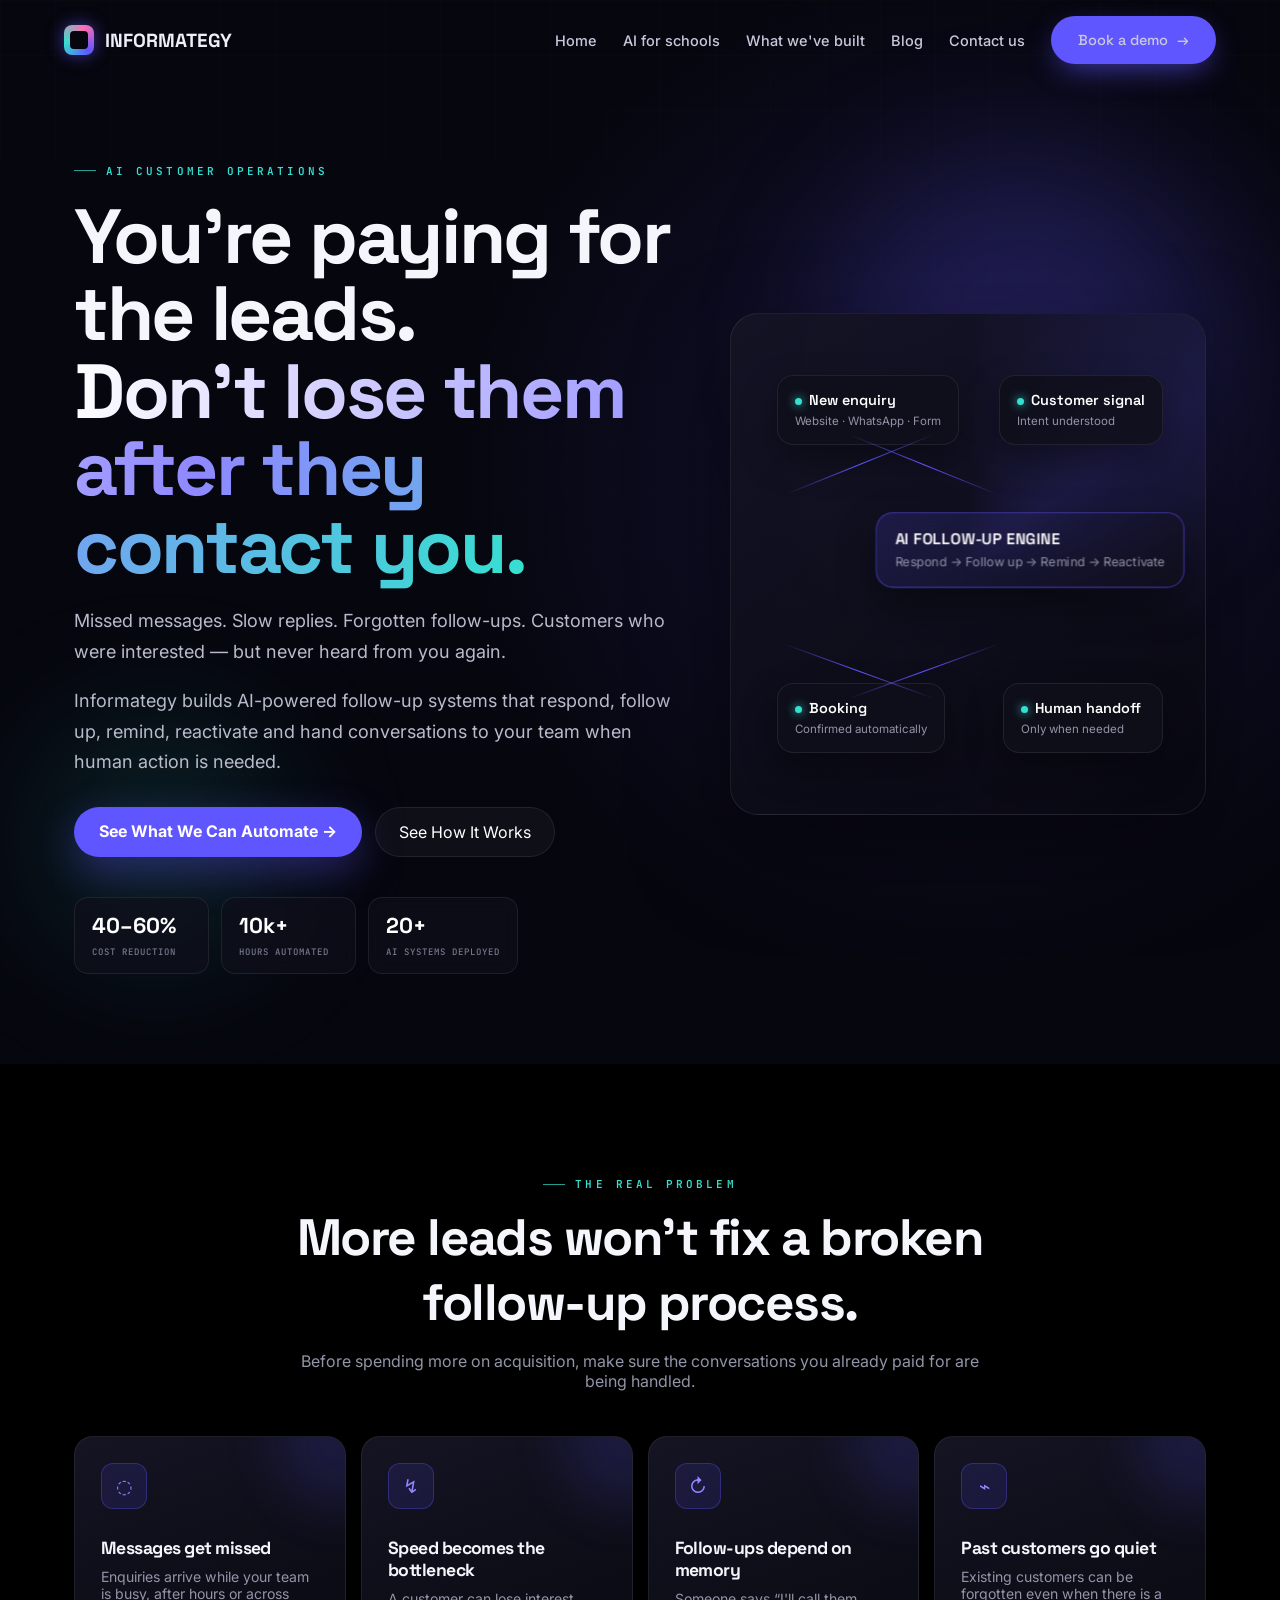
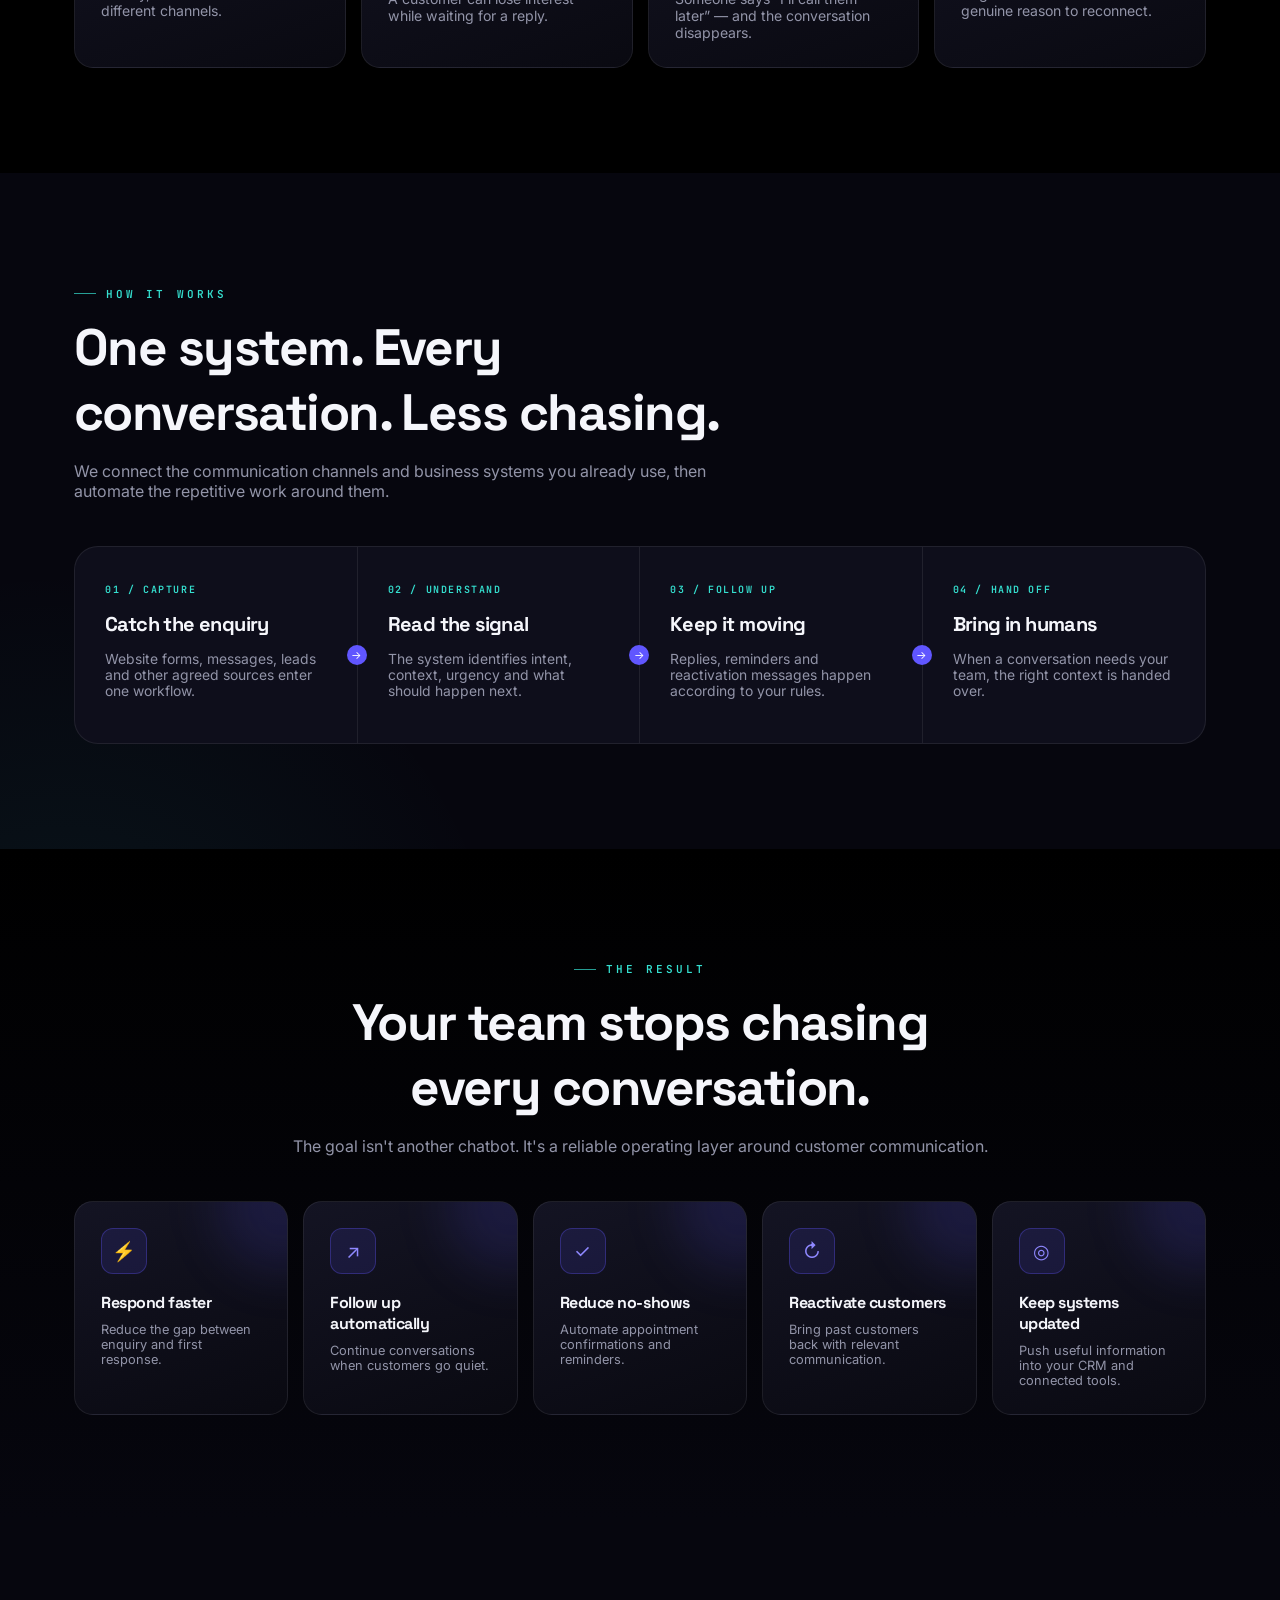
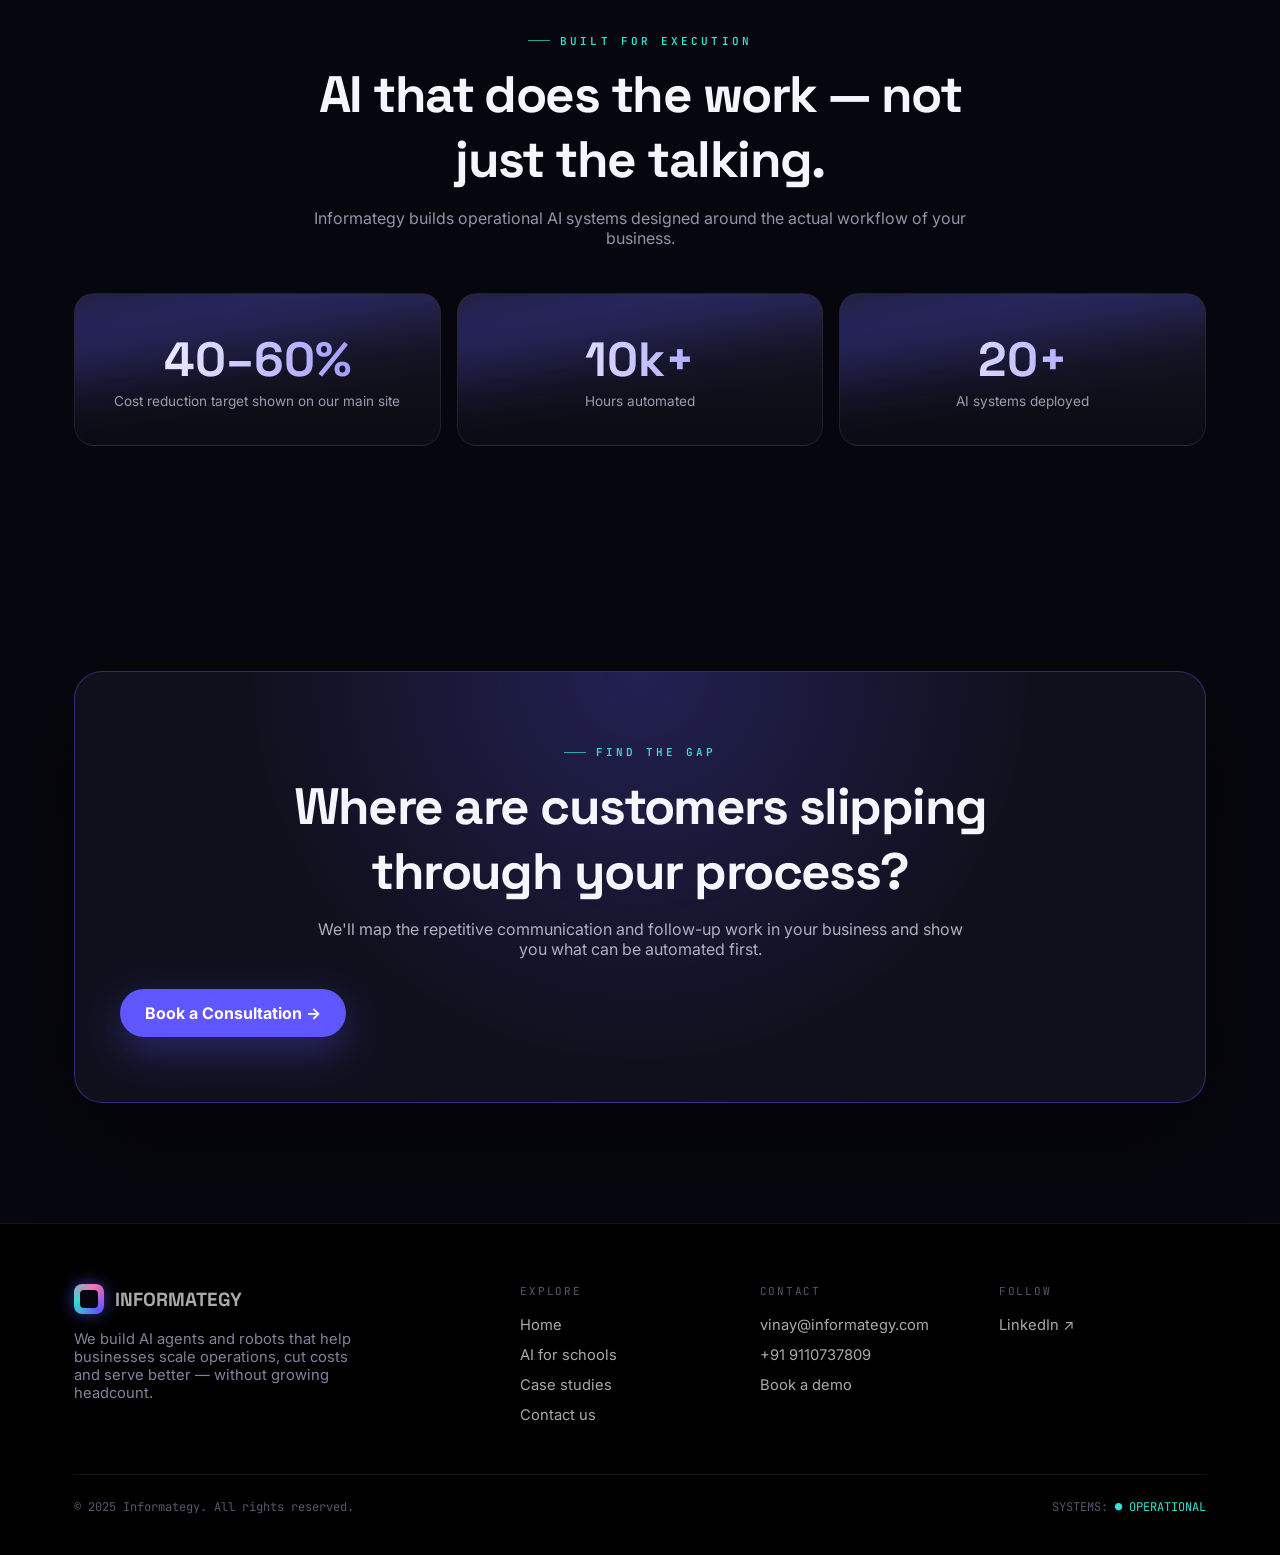
<file: ai-customer-reactivation.html>
<!DOCTYPE html>
<html lang="en">
<head>
<meta charset="utf-8">
<meta name="viewport" content="width=device-width, initial-scale=1">
<title>AI Customer Follow-Up Automation | Informategy</title>
<meta name="description" content="Turn missed messages and forgotten follow-ups into an automated customer communication system with Informategy.">
<link rel="preconnect" href="https://fonts.googleapis.com">
<link rel="preconnect" href="https://fonts.gstatic.com" crossorigin>
<link href="https://fonts.googleapis.com/css2?family=Inter:wght@400;500;600;700;800&family=Space+Grotesk:wght@500;600;700&family=JetBrains+Mono:wght@500;600&display=swap" rel="stylesheet">


<style>
:root{--v:#6056ff;--v2:#8f88ff;--cyan:#35e0d0;--bg:#06060e;--panel:#10101d;--panel2:#151527;--line:rgba(255,255,255,.10);--muted:#9294a8;--white:#f5f6fb}
:root{
  --void:#06060e; --void-2:#0a0a15; --panel:#0e0e1b; --panel-2:#121223;
  --line:rgba(255,255,255,.08); --line-strong:rgba(255,255,255,.16);
  --violet:#6056ff; --violet-soft:#8f88ff; --cyan:#35e0d0;
  --pink:#ff6fae; --amber:#f5a83a; --green:#2fd38a; --blue:#4d8dff; --gold:#ffc94d;
  --ink:#eef0f8; --ink-2:#c7c9db; --mute:#82849e; --mute-2:#54566f;
  --maxw:1200px; --ease:cubic-bezier(.22,.61,.36,1);
}
*{box-sizing:border-box}html{scroll-behavior:smooth}body{margin:0;background:var(--bg);color:#bfc1d0;font-family:Inter,sans-serif;overflow-x:hidden}a{text-decoration:none}
h1,h2,h3,h4{font-family:"Space Grotesk",sans-serif;color:var(--white);letter-spacing:-.03em}
.navbar-dark{background:rgba(6,6,14,.82)!important;backdrop-filter:blur(18px);border:1px solid rgba(255,255,255,.09)!important}
.navbar-dark .navbar-nav .nav-link{color:#d8d9e5!important}.navbar-dark .navbar-nav .nav-link:hover{color:#fff!important}
.dark-page{min-height:100vh;background:
radial-gradient(circle at 75% 10%,rgba(96,86,255,.16),transparent 32rem),
radial-gradient(circle at 5% 55%,rgba(53,224,208,.07),transparent 28rem),var(--bg)}
.hero{min-height:100svh;padding:155px 0 90px;position:relative;display:flex;align-items:center;overflow:hidden}
.grid-bg{position:absolute;inset:0;opacity:.28;background-image:linear-gradient(rgba(255,255,255,.035) 1px,transparent 1px),linear-gradient(90deg,rgba(255,255,255,.035) 1px,transparent 1px);background-size:55px 55px;mask-image:linear-gradient(to bottom,#000,transparent 90%)}
.orb{position:absolute;border-radius:50%;filter:blur(70px);pointer-events:none}.o1{width:380px;height:380px;background:rgba(96,86,255,.20);right:5%;top:15%;animation:float 8s ease-in-out infinite}.o2{width:240px;height:240px;background:rgba(53,224,208,.12);left:3%;bottom:10%;animation:float 10s ease-in-out infinite reverse}
.wrap{max-width:1180px;margin:auto;padding:0 24px;position:relative;z-index:2}
.eyebrow{font:600 11px "JetBrains Mono";letter-spacing:.22em;text-transform:uppercase;color:var(--cyan)}
.hero-grid{display:grid;grid-template-columns:1.12fr .88fr;gap:50px;align-items:center}.hero h1{font-size:clamp(2.8rem,6vw,5.2rem);line-height:1.01;margin:20px 0}.hero h1 span{background:linear-gradient(100deg,#fff,var(--v2),var(--cyan));-webkit-background-clip:text;background-clip:text;color:transparent}.hero p{font-size:1.13rem;line-height:1.7;max-width:620px;color:#b9bbcb}.actions{display:flex;gap:13px;flex-wrap:wrap;margin-top:30px}.cta{padding:14px 25px;border-radius:999px;background:var(--v);color:#fff;font-weight:700;box-shadow:0 14px 40px rgba(96,86,255,.35);transition:.3s}.cta:hover{transform:translateY(-3px);color:#fff;box-shadow:0 20px 55px rgba(96,86,255,.55)}.ghost{padding:14px 23px;border:1px solid var(--line);border-radius:999px;color:#fff;background:rgba(255,255,255,.04);transition:.3s}.ghost:hover{color:#fff;background:rgba(255,255,255,.09);transform:translateY(-3px)}
.proof-row{display:flex;gap:12px;flex-wrap:wrap;margin-top:40px}.proof{border:1px solid var(--line);background:rgba(16,16,29,.65);border-radius:14px;padding:14px 17px;min-width:135px;backdrop-filter:blur(8px)}.proof b{display:block;color:#fff;font:700 1.35rem "Space Grotesk"}.proof small{font:500 9px "JetBrains Mono";letter-spacing:.11em;text-transform:uppercase;color:#77798d}
.system{position:relative;min-height:500px;border:1px solid var(--line);border-radius:28px;background:linear-gradient(145deg,rgba(20,20,37,.95),rgba(8,8,17,.9));box-shadow:0 35px 90px rgba(0,0,0,.5);overflow:hidden;padding:25px}.system:before{content:"";position:absolute;inset:-30%;background:conic-gradient(from 0deg,transparent,rgba(96,86,255,.16),transparent 30%);animation:spin 12s linear infinite}.system-inner{position:relative;height:100%;min-height:450px}.node{position:absolute;border:1px solid var(--line);background:rgba(15,15,27,.88);border-radius:16px;padding:15px 17px;box-shadow:0 15px 35px rgba(0,0,0,.35);backdrop-filter:blur(8px);min-width:160px}.node strong{display:block;color:#fff;font:600 .9rem "Space Grotesk"}.node span{font-size:.72rem;color:var(--muted)}.node .dot{display:inline-block;width:7px;height:7px;border-radius:50%;background:var(--cyan);box-shadow:0 0 10px var(--cyan);margin-right:7px;animation:pulse 1.6s infinite}.n1{top:8%;left:5%}.n2{top:8%;right:4%}.n3{top:39%;left:31%;border-color:rgba(96,86,255,.5);background:linear-gradient(145deg,rgba(96,86,255,.18),rgba(15,15,27,.94));transform:scale(1.08)}.n4{bottom:8%;left:5%}.n5{bottom:8%;right:4%}.line{position:absolute;height:1px;background:linear-gradient(90deg,transparent,var(--v),transparent);transform-origin:left;animation:flow 2.4s infinite}.l1{width:38%;left:22%;top:21%;transform:rotate(22deg)}.l2{width:38%;right:20%;top:21%;transform:rotate(158deg)}.l3{width:38%;left:22%;bottom:20%;transform:rotate(-20deg)}.l4{width:38%;right:20%;bottom:20%;transform:rotate(200deg)}
section{padding:105px 0;position:relative}.dark{background:#000}.section-head{max-width:700px;margin-bottom:45px}.section-head.center{margin-left:auto;margin-right:auto;text-align:center}.section-head h2{font-size:clamp(2rem,4vw,3.2rem);margin:14px 0}.section-head p{color:var(--muted);font-size:1rem}
.pain-grid,.result-grid{display:grid;grid-template-columns:repeat(4,1fr);gap:15px}.card{height:100%;border:1px solid var(--line);background:linear-gradient(160deg,rgba(22,22,39,.9),rgba(10,10,18,.95));border-radius:19px;padding:26px;transition:.4s;position:relative;overflow:hidden}.card:hover{transform:translateY(-7px);border-color:rgba(96,86,255,.45);box-shadow:0 25px 60px rgba(0,0,0,.35)}.card:after{content:"";position:absolute;width:130px;height:130px;border-radius:50%;right:-60px;top:-60px;background:rgba(96,86,255,.14);filter:blur(25px)}.icon{width:46px;height:46px;border-radius:12px;background:rgba(96,86,255,.13);border:1px solid rgba(96,86,255,.32);display:grid;place-items:center;color:var(--v2);font-size:19px;margin-bottom:28px}.card h3{font-size:1.1rem;margin-bottom:9px}.card p{font-size:.88rem;color:var(--muted);margin:0}
.flow{display:grid;grid-template-columns:repeat(4,1fr);gap:0;border:1px solid var(--line);border-radius:24px;overflow:hidden;background:var(--panel)}.step{padding:30px;border-right:1px solid var(--line);position:relative}.step:last-child{border:0}.step b{font:600 10px "JetBrains Mono";color:var(--cyan);letter-spacing:.16em}.step h3{font-size:1.25rem;margin:14px 0 8px}.step p{font-size:.87rem;color:var(--muted)}.arrow{position:absolute;right:-10px;top:50%;z-index:3;width:20px;height:20px;border-radius:50%;background:var(--v);color:#fff;display:grid;place-items:center;font-size:11px}
.results{background:linear-gradient(180deg,#000,var(--bg))}.result-grid{grid-template-columns:repeat(5,1fr)}.result .icon{margin-bottom:18px}.result h3{font-size:1rem}.result p{font-size:.8rem}
.metric-grid{display:grid;grid-template-columns:repeat(3,1fr);gap:16px}.metric{border:1px solid var(--line);border-radius:20px;padding:35px;text-align:center;background:linear-gradient(180deg,#171727,#0b0b13);position:relative;overflow:hidden}.metric:before{content:"";position:absolute;left:-30%;top:-20%;width:160%;height:80px;background:rgba(96,86,255,.28);filter:blur(30px);transform:rotate(-10deg)}.metric b{position:relative;display:block;font:800 3rem "Space Grotesk";background:linear-gradient(90deg,#fff,var(--v2));-webkit-background-clip:text;background-clip:text;color:transparent}.metric span{position:relative;color:#9b9dae;font-size:.85rem}
.final{padding:120px 0}.final-box{border:1px solid rgba(96,86,255,.4);border-radius:28px;padding:65px 45px;text-align:center;background:radial-gradient(circle at 50% 0,rgba(96,86,255,.24),transparent 55%),#10101d;box-shadow:0 30px 100px rgba(0,0,0,.45)}.final h2{font-size:clamp(2rem,4vw,3.4rem);margin:15px auto;max-width:800px}.final p{max-width:650px;margin:0 auto;color:#aeb0c1}
footer{background:#000!important;border-top:1px solid var(--line)}footer .text-white-50{color:#77798d!important}footer a{color:#aaa!important}footer a:hover{color:#fff!important}
.reveal{opacity:0;transform:translateY(28px);transition:.8s cubic-bezier(.22,.61,.36,1)}.reveal.in{opacity:1;transform:none}
@keyframes spin{to{transform:rotate(360deg)}}@keyframes pulse{50%{opacity:.35;transform:scale(.7)}}@keyframes float{50%{transform:translateY(-15px)}}@keyframes flow{0%,100%{opacity:.25}50%{opacity:1}}
@media(max-width:991px){.hero-grid{grid-template-columns:1fr}.hero-char{order:2}.pain-grid,.result-grid{grid-template-columns:1fr 1fr}.flow{grid-template-columns:1fr 1fr}.step{border-bottom:1px solid var(--line)}.metric-grid{grid-template-columns:1fr}.system{min-height:430px}}
@media(max-width:575px){section{padding:75px 0}.hero{padding-top:125px}.hero h1{font-size:2.65rem}.pain-grid,.result-grid,.flow{grid-template-columns:1fr}.step{border-right:0}.arrow{display:none}.proof{min-width:120px}.system{min-height:400px;padding:15px}.node{min-width:125px;padding:12px}.n3{left:24%;}.final-box{padding:45px 22px}}

/* NAV */
header.nav{position:fixed;top:0;left:0;right:0;z-index:100;transition:background .4s,border-color .4s,backdrop-filter .4s;border-bottom:1px solid transparent}
header.nav.scrolled{background:rgba(6,6,14,.75);backdrop-filter:blur(14px);border-bottom:1px solid var(--line)}
.nav-in{max-width:var(--maxw);margin:0 auto;padding:16px 24px;display:flex;align-items:center;justify-content:space-between}
.brand{display:flex;align-items:center;gap:11px;font-family:"Space Grotesk";font-weight:700;font-size:19px;color:var(--ink)}
.brand .mark{width:30px;height:30px;border-radius:8px;position:relative;flex:0 0 auto;background:conic-gradient(from 140deg,var(--violet),var(--cyan),var(--pink),var(--violet));box-shadow:0 0 18px -2px rgba(96,86,255,.8);animation:spin 8s linear infinite}
@keyframes spin{to{transform:rotate(360deg)}}
.brand .mark::after{content:"";position:absolute;inset:6px;border-radius:4px;background:var(--void)}
.nav-links{display:flex;align-items:center;gap:26px}
.nav-links a{font-size:14.5px;color:var(--ink-2);font-weight:500;position:relative;transition:color .3s}
.nav-links a:not(.btn)::after{content:"";position:absolute;left:0;bottom:-6px;height:1.5px;width:0;background:var(--cyan);transition:width .3s var(--ease)}
.nav-links a:not(.btn):hover{color:var(--ink)}.nav-links a:not(.btn):hover::after{width:100%}
.nav-toggle{display:none;background:none;border:1px solid var(--line-strong);border-radius:9px;width:42px;height:42px;color:var(--ink);cursor:pointer;font-size:18px}


.eyebrow{font-family:"JetBrains Mono",monospace;font-size:11px;letter-spacing:.28em;text-transform:uppercase;color:var(--cyan);display:inline-flex;align-items:center;gap:10px}
.eyebrow::before{content:"";width:22px;height:1px;background:var(--cyan);opacity:.7}
.eyebrow.dim{color:var(--mute)}.eyebrow.dim::before{background:var(--mute)}

.btn{display:inline-flex;align-items:center;gap:9px;font-family:"Space Grotesk";font-weight:600;font-size:15px;padding:14px 26px;border-radius:999px;cursor:pointer;border:1px solid transparent;white-space:nowrap;transition:transform .3s var(--ease),box-shadow .3s var(--ease),background .3s,color .3s}
.btn-primary{background:var(--violet);color:#fff;box-shadow:0 10px 30px -8px rgba(96,86,255,.7)}
.btn-primary:hover{transform:translateY(-2px);box-shadow:0 16px 44px -8px rgba(96,86,255,.95)}
.btn-ghost{background:rgba(255,255,255,.04);color:var(--ink);border-color:var(--line-strong)}
.btn-ghost:hover{background:rgba(255,255,255,.09);transform:translateY(-2px)}
.btn .arw{transition:transform .3s var(--ease)}.btn:hover .arw{transform:translateX(4px)}
/* FOOTER */
footer{border-top:1px solid var(--line);padding:60px 0 40px;position:relative;z-index:2}
.foot-grid{display:grid;grid-template-columns:2fr 1fr 1fr 1fr;gap:32px;margin-bottom:40px}
footer h5{font-family:"Space Grotesk";color:var(--ink);font-size:1.1rem;margin-bottom:14px}
footer .fdesc{color:var(--mute);font-size:.92rem;max-width:300px}
footer .fh{font-family:"JetBrains Mono";font-size:11px;letter-spacing:.16em;text-transform:uppercase;color:var(--mute-2);margin-bottom:16px}
footer ul{list-style:none;padding:0;margin:0}footer li{margin-bottom:10px}
footer li a{color:var(--mute);font-size:.92rem;transition:color .3s}footer li a:hover{color:var(--cyan)}
.foot-bottom{border-top:1px solid var(--line);padding-top:24px;display:flex;justify-content:space-between;flex-wrap:wrap;gap:12px;font-family:"JetBrains Mono";font-size:12px;color:var(--mute-2)}


</style>
</head>
<body class="dark-page">

<!-- SAME INFORMATEGY HEADER -->
<header class="nav" id="nav">
  <div class="nav-in">
    <a class="brand" href="index.html"><span class="mark"></span>INFORMATEGY</a>
    <nav class="nav-links" id="navLinks">
      <a href="index.html">Home</a>
      <a href="ai-for-schools.html">AI for schools</a>
      <a href="case-studies.html">What we've built</a>
      
      <a href="blog.html">Blog</a>
      <a href="contact.html">Contact us</a>
      <a href="https://calendly.com/informategyai" target="_blank" rel="noopener" class="btn btn-primary">Book a demo <span class="arw">&rarr;</span></a>
    </nav>
    <button class="nav-toggle" id="navToggle" aria-label="Menu">&#9776;</button>
  </div>
</header>

<main>
<section class="hero">
  <div class="grid-bg"></div><div class="orb o1"></div><div class="orb o2"></div>
  <div class="wrap hero-grid">
    <div class="hero-copy reveal">
      <div class="eyebrow">AI CUSTOMER OPERATIONS</div>
      <h1>You're paying for the leads.<br><span>Don't lose them after they contact you.</span></h1>
      <p>Missed messages. Slow replies. Forgotten follow-ups. Customers who were interested — but never heard from you again.</p>
      <p style="margin-top:10px">Informategy builds AI-powered follow-up systems that respond, follow up, remind, reactivate and hand conversations to your team when human action is needed.</p>
      <div class="actions">
        <a class="cta" href="https://calendly.com/informategyai" target="_blank">See What We Can Automate <span>→</span></a>
        <a class="ghost" href="#how">See How It Works</a>
      </div>
      <div class="proof-row">
        <div class="proof"><b>40–60%</b><small>Cost reduction</small></div>
        <div class="proof"><b>10k+</b><small>Hours automated</small></div>
        <div class="proof"><b>20+</b><small>AI systems deployed</small></div>
      </div>
    </div>
    <div class="hero-char reveal" data-anim="scale">
      <div class="system">
        <div class="system-inner">
          <div class="node n1"><strong><span class="dot"></span>New enquiry</strong><span>Website · WhatsApp · Form</span></div>
          <div class="node n2"><strong><span class="dot"></span>Customer signal</strong><span>Intent understood</span></div>
          <div class="node n3"><strong>AI FOLLOW-UP ENGINE</strong><span>Respond → Follow up → Remind → Reactivate</span></div>
          <div class="node n4"><strong><span class="dot"></span>Booking</strong><span>Confirmed automatically</span></div>
          <div class="node n5"><strong><span class="dot"></span>Human handoff</strong><span>Only when needed</span></div>
          <i class="line l1"></i><i class="line l2"></i><i class="line l3"></i><i class="line l4"></i>
        </div>
      </div>
    </div>
  </div>
</section>

<section class="dark">
<div class="wrap">
  <div class="section-head center reveal"><div class="eyebrow">THE REAL PROBLEM</div><h2>More leads won't fix a broken follow-up process.</h2><p>Before spending more on acquisition, make sure the conversations you already paid for are being handled.</p></div>
  <div class="pain-grid">
    <div class="card reveal"><div class="icon">◌</div><h3>Messages get missed</h3><p>Enquiries arrive while your team is busy, after hours or across different channels.</p></div>
    <div class="card reveal"><div class="icon">↯</div><h3>Speed becomes the bottleneck</h3><p>A customer can lose interest while waiting for a reply.</p></div>
    <div class="card reveal"><div class="icon">↻</div><h3>Follow-ups depend on memory</h3><p>Someone says “I'll call them later” — and the conversation disappears.</p></div>
    <div class="card reveal"><div class="icon">⌁</div><h3>Past customers go quiet</h3><p>Existing customers can be forgotten even when there is a genuine reason to reconnect.</p></div>
  </div>
</div>
</section>

<section id="how">
<div class="wrap">
  <div class="section-head reveal"><div class="eyebrow">HOW IT WORKS</div><h2>One system. Every conversation. Less chasing.</h2><p>We connect the communication channels and business systems you already use, then automate the repetitive work around them.</p></div>
  <div class="flow reveal">
    <div class="step"><b>01 / CAPTURE</b><h3>Catch the enquiry</h3><p>Website forms, messages, leads and other agreed sources enter one workflow.</p><span class="arrow">→</span></div>
    <div class="step"><b>02 / UNDERSTAND</b><h3>Read the signal</h3><p>The system identifies intent, context, urgency and what should happen next.</p><span class="arrow">→</span></div>
    <div class="step"><b>03 / FOLLOW UP</b><h3>Keep it moving</h3><p>Replies, reminders and reactivation messages happen according to your rules.</p><span class="arrow">→</span></div>
    <div class="step"><b>04 / HAND OFF</b><h3>Bring in humans</h3><p>When a conversation needs your team, the right context is handed over.</p></div>
  </div>
</div>
</section>

<section class="results">
<div class="wrap">
  <div class="section-head center reveal"><div class="eyebrow">THE RESULT</div><h2>Your team stops chasing every conversation.</h2><p>The goal isn't another chatbot. It's a reliable operating layer around customer communication.</p></div>
  <div class="result-grid">
    <div class="card result reveal"><div class="icon">⚡</div><h3>Respond faster</h3><p>Reduce the gap between enquiry and first response.</p></div>
    <div class="card result reveal"><div class="icon">↗</div><h3>Follow up automatically</h3><p>Continue conversations when customers go quiet.</p></div>
    <div class="card result reveal"><div class="icon">✓</div><h3>Reduce no-shows</h3><p>Automate appointment confirmations and reminders.</p></div>
    <div class="card result reveal"><div class="icon">↻</div><h3>Reactivate customers</h3><p>Bring past customers back with relevant communication.</p></div>
    <div class="card result reveal"><div class="icon">◎</div><h3>Keep systems updated</h3><p>Push useful information into your CRM and connected tools.</p></div>
  </div>
</div>
</section>

<section>
<div class="wrap">
  <div class="section-head center reveal"><div class="eyebrow">BUILT FOR EXECUTION</div><h2>AI that does the work — not just the talking.</h2><p>Informategy builds operational AI systems designed around the actual workflow of your business.</p></div>
  <div class="metric-grid">
    <div class="metric reveal"><b>40–60%</b><span>Cost reduction target shown on our main site</span></div>
    <div class="metric reveal"><b>10k+</b><span>Hours automated</span></div>
    <div class="metric reveal"><b>20+</b><span>AI systems deployed</span></div>
  </div>
</div>
</section>

<section class="final">
<div class="wrap">
  <div class="final-box reveal">
    <div class="eyebrow">FIND THE GAP</div>
    <h2>Where are customers slipping through your process?</h2>
    <p>We'll map the repetitive communication and follow-up work in your business and show you what can be automated first.</p>
    <div class="actions justify-content-center">
      <a class="cta" href="https://calendly.com/informategyai" target="_blank">Book a Consultation →</a>
    </div>
  </div>
</div>
</section>
</main>

<!-- SAME INFORMATEGY FOOTER -->
<footer>
  <div class="wrap">
    <div class="foot-grid">
      <div><a class="brand" href="index.html" style="margin-bottom:16px"><span class="mark"></span>INFORMATEGY</a><p class="fdesc">We build AI agents and robots that help businesses scale operations, cut costs and serve better &mdash; without growing headcount.</p></div>
      <div><div class="fh">Explore</div><ul><li><a href="index.html">Home</a></li><li><a href="ai-for-schools.html">AI for schools</a></li><li><a href="case-studies.html">Case studies</a></li><li><a href="contact.html">Contact us</a></li></ul></div>
      <div><div class="fh">Contact</div><ul><li><a href="mailto:vinay@informategy.com">vinay@informategy.com</a></li><li><a href="tel:+919110737809">+91 9110737809</a></li><li><a href="https://calendly.com/informategyai" target="_blank" rel="noopener">Book a demo</a></li></ul></div>
      <div><div class="fh">Follow</div><ul><li><a href="https://www.linkedin.com/company/informategy/" target="_blank" rel="noopener">LinkedIn &#8599;</a></li></ul></div>
    </div>
    <div class="foot-bottom"><span>&copy; 2025 Informategy. All rights reserved.</span><span>SYSTEMS: <span style="color:var(--cyan)">&#9679; OPERATIONAL</span></span></div>
  </div>
</footer>

<script src="https://cdn.jsdelivr.net/npm/bootstrap@5.3.3/dist/js/bootstrap.bundle.min.js"></script>
<script>
const obs=new IntersectionObserver(es=>es.forEach(e=>{if(e.isIntersecting)e.target.classList.add('in')}),{threshold:.12});
document.querySelectorAll('.reveal').forEach(e=>obs.observe(e));
</script>
</body>
</html>
</file>
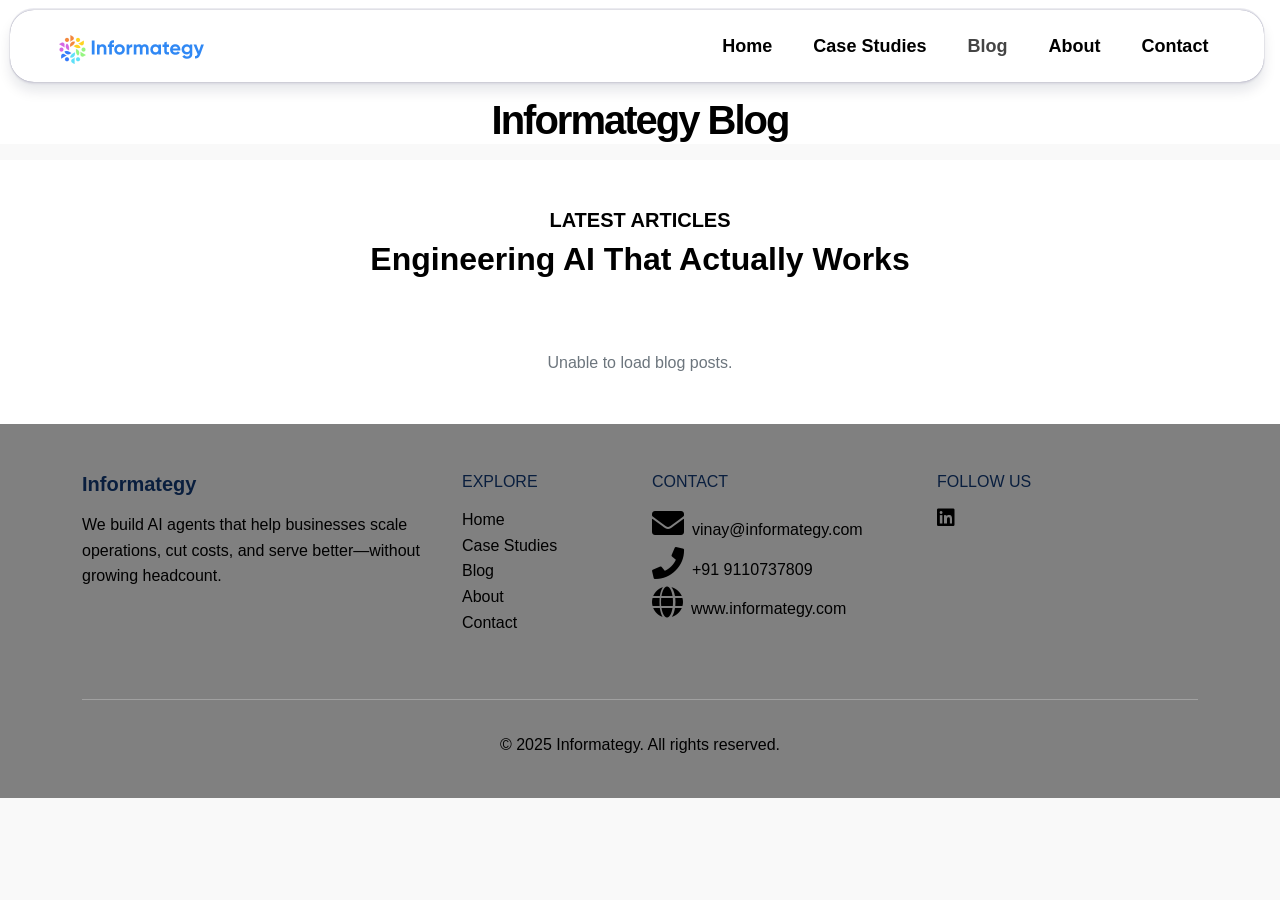
<file: blog.html>
<!DOCTYPE html>
<html lang="en">

<head>
  <meta charset="utf-8">
  <title>Informategy Blog | AI That Runs Businesses</title>
  <meta name="viewport" content="width=device-width, initial-scale=1.0">
  <meta name="description" content="Insights, case studies, and deep dives into AI systems that execute real business workflows.">

  <!-- Favicon -->
  <link href="img/favicon.png" rel="icon">

  <!-- Google Fonts -->
  <link rel="preconnect" href="https://fonts.googleapis.com">
  <link rel="preconnect" href="https://fonts.gstatic.com" crossorigin>
  <link href="https://fonts.googleapis.com/css2?family=Montserrat:wght@400;500;600;700;800&display=swap" rel="stylesheet">

  <!-- Icons -->
  <link href="https://cdnjs.cloudflare.com/ajax/libs/font-awesome/5.10.0/css/all.min.css" rel="stylesheet">
  <link href="https://cdn.jsdelivr.net/npm/bootstrap-icons@1.4.1/font/bootstrap-icons.css" rel="stylesheet">

  <!-- Animation -->
  <link href="lib/animate/animate.min.css" rel="stylesheet">

  <!-- Bootstrap -->
  <link href="css/bootstrap.min.css" rel="stylesheet">

  <!-- Main Theme -->
  <link href="css/style.css" rel="stylesheet">
</head>

<body>

<!-- Spinner -->
<div id="spinner" class="show bg-white position-fixed translate-middle w-100 vh-100 top-50 start-50 d-flex align-items-center justify-content-center">
  <div class="spinner"></div>
</div>

<!-- Navbar -->
 <div class="container-fluid position-relative p-0">
        <nav class="navbar navbar-expand-lg navbar-dark px-5 py-3 py-lg-0">
            <a href="https://informategy.com" class="navbar-brand p-0">
                <h1 class="m-0"><img src="img/logo.png" alt="Informategy" style="width: 50%; height:50% "></h1>
            </a>
            <button class="navbar-toggler" type="button" data-bs-toggle="collapse" data-bs-target="#navbarCollapse">
                <span class="fa fa-bars"></span>
            </button>
            <div class="collapse navbar-collapse" id="navbarCollapse">
                <div class="navbar-nav ms-auto py-0">
                     <a href="/" class="nav-item nav-link">Home</a>
                    <a href="/case-studies.html" class="nav-item nav-link">Case Studies</a>
                    <a href="/blog.html" class="nav-item nav-link active">Blog</a>
                    <a href="/about.html" class="nav-item nav-link">About</a>
                    <a href="https://calendly.com/informategy" class="nav-item nav-link">Contact</a>
                </div>

            </div>
        </nav>
</div>

<!-- Header -->
<div class="container-fluid py-5 bg-white" style="padding-bottom: 0px !important;">
  <div class="container py-5 text-center" style="padding-bottom: 0px !important;">
    <h1 class="text-black fw-bold mb-3 wow fadeInDown">Informategy Blog</h1>
   
  </div>
</div>

<!-- Blog Section -->
<section class="container-fluid py-5 bg-white" id="blog">
  <div class="container">

    <div class="text-center mb-5">
      <h5 class="text-uppercase fw-bold text-black">Latest Articles</h5>
      <h2 class="fw-bold text-black">
        Engineering AI That Actually Works
      </h2>
    </div>

    <div class="row g-4" id="medium-posts">
      <!-- Posts injected here -->
    </div>

  </div>
</section>

<!-- Footer -->


<footer class="footer-section  text-white pt-5" style="background-color:grey ;">
  <div class="container pb-4">
    <div class="row gy-4">
      <div class="col-md-4">
        <h5 class="fw-bold mb-3">Informategy</h5>
        <p class="text-white-50">We build AI agents that help businesses scale operations, cut costs, and serve better—without growing headcount.</p>
      </div>

      <div class="col-md-2">
        <h6 class="fw-semibold text-uppercase mb-3">Explore</h6>
        <ul class="list-unstyled">
          <li><a href="/" class="text-white-50 text-decoration-none">Home</a></li>
          <li><a href="/case-studies.html" class="text-white-50 text-decoration-none">Case Studies</a></li>
          <li><a href="/blog.html" class="text-white-50 text-decoration-none">Blog</a></li>
          <li><a href="/about.html" class="text-white-50 text-decoration-none">About</a></li>
          <li><a href="https://calendly.com/informategy" class="text-white-50 text-decoration-none">Contact</a></li>
        </ul>
      </div>

      <div class="col-md-3">
        <h6 class="fw-semibold text-uppercase mb-3">Contact</h6>
        <p class="mb-1 text-white-50"><i class="fa fa-envelope me-2"></i>vinay@informategy.com</p>
        <p class="mb-1 text-white-50"><i class="fa fa-phone me-2 "></i>+91 9110737809</p>
        <p class="mb-1 text-white-50"><i class="fa fa-globe me-2"></i>www.informategy.com</p>
      </div>

      <div class="col-md-3">
        <h6 class="fw-semibold text-uppercase mb-3">Follow Us</h6>
        <div class="d-flex">
          <a href="https://www.linkedin.com/company/informategy/" class="me-3 text-white-50"><i class="fab fa-linkedin fs-5"></i></a>

        </div>
      </div>
    </div>

    <hr class="border-secondary mt-5">

    <div class="text-center text-white-50 py-3">
      &copy; 2025 Informategy. All rights reserved.
    </div>
  </div>
</footer>

<!-- JS -->
<script src="https://code.jquery.com/jquery-3.4.1.min.js"></script>
<script src="https://cdn.jsdelivr.net/npm/bootstrap@5.0.0/dist/js/bootstrap.bundle.min.js"></script>
<script src="lib/wow/wow.min.js"></script>

<script>
new WOW().init();

// Spinner safety
window.addEventListener("load", () => {
  const spinner = document.getElementById("spinner");
  if (spinner) spinner.classList.remove("show");
});

// Medium Blog Fetch
async function fetchMediumPosts() {
  const MEDIUM_USERNAME = "informategy";
  const rssUrl = `https://medium.com/feed/${MEDIUM_USERNAME}`;
  const apiUrl =
    "https://api.rss2json.com/v1/api.json?rss_url=" +
    encodeURIComponent(rssUrl);

  try {
    const res = await fetch(apiUrl);
    const data = await res.json();

    const container = document.getElementById("medium-posts");
    container.innerHTML = "";

    if (!data.items || data.items.length === 0) {
      container.innerHTML = `<div class="col-12 text-center text-muted">No posts available.</div>`;
      return;
    }

    data.items.slice(0, 6).forEach((post, index) => {
      const cleanText = post.description
        .replace(/<[^>]*>/g, "")
        .substring(0, 120);

      let image = post.thumbnail;
      if (!image) {
        const temp = document.createElement("div");
        temp.innerHTML = post.description;
        const img = temp.querySelector("img");
        image = img ? img.src : "https://via.placeholder.com/600x400?text=Informategy";
      }

      const col = document.createElement("div");
      col.className = "col-lg-4 col-md-6 wow fadeInUp";
      col.setAttribute("data-wow-delay", `${0.2 + index * 0.2}s`);

      col.innerHTML = `
        <div class="blog-item h-100">
          <div class="blog-img">
            <img src="${image}" alt="${post.title}">
          </div>
          <div class="p-4">
            <small class="text-muted">${new Date(post.pubDate).toDateString()}</small>
            <h4 class="mt-2 mb-2 text-black">${post.title}</h4>
            <p class="text-black">${cleanText}...</p>
            <a href="${post.link}" target="_blank" class="text-uppercase">
              Read More <i class="bi bi-arrow-right"></i>
            </a>
          </div>
        </div>
      `;

      container.appendChild(col);
    });

    new WOW().init();
  } catch (err) {
    document.getElementById("medium-posts").innerHTML =
      `<div class="col-12 text-center text-muted">Unable to load blog posts.</div>`;
  }
}

fetchMediumPosts();
</script>

</body>
</html>
</file>
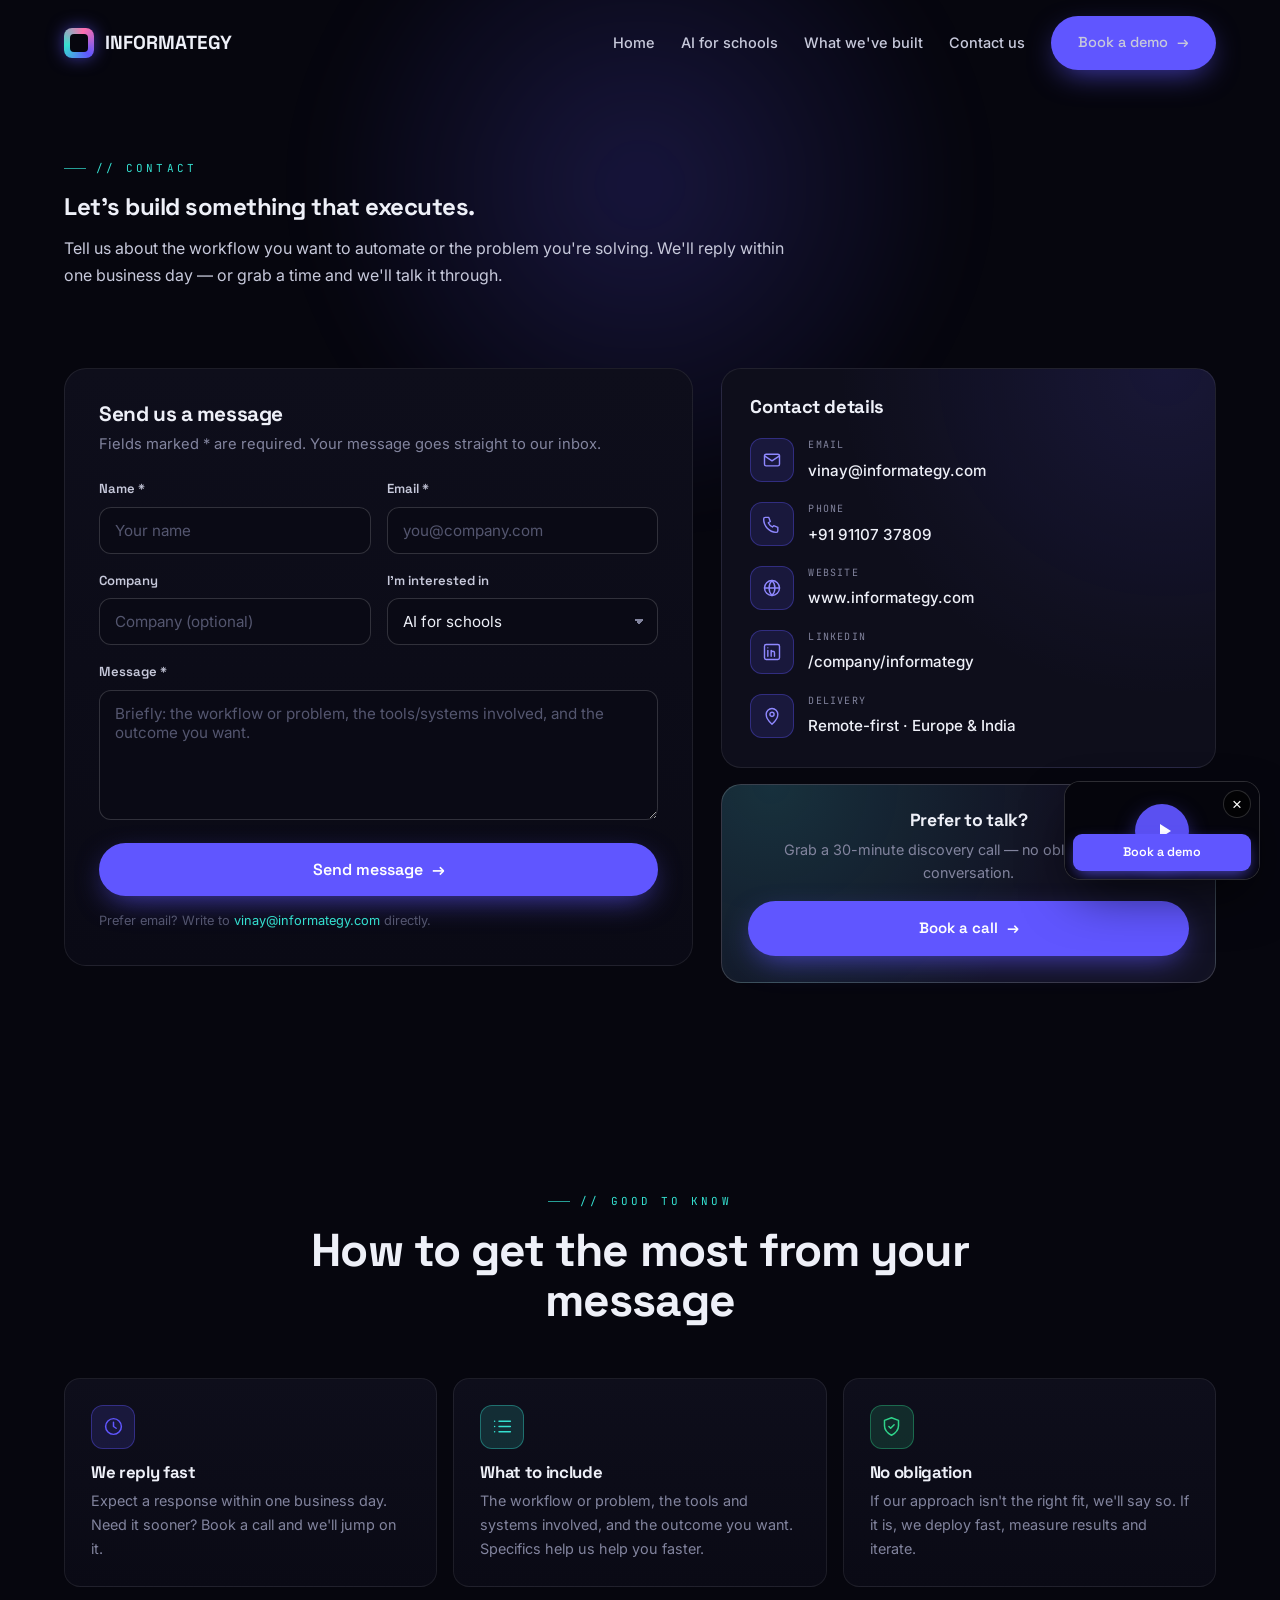
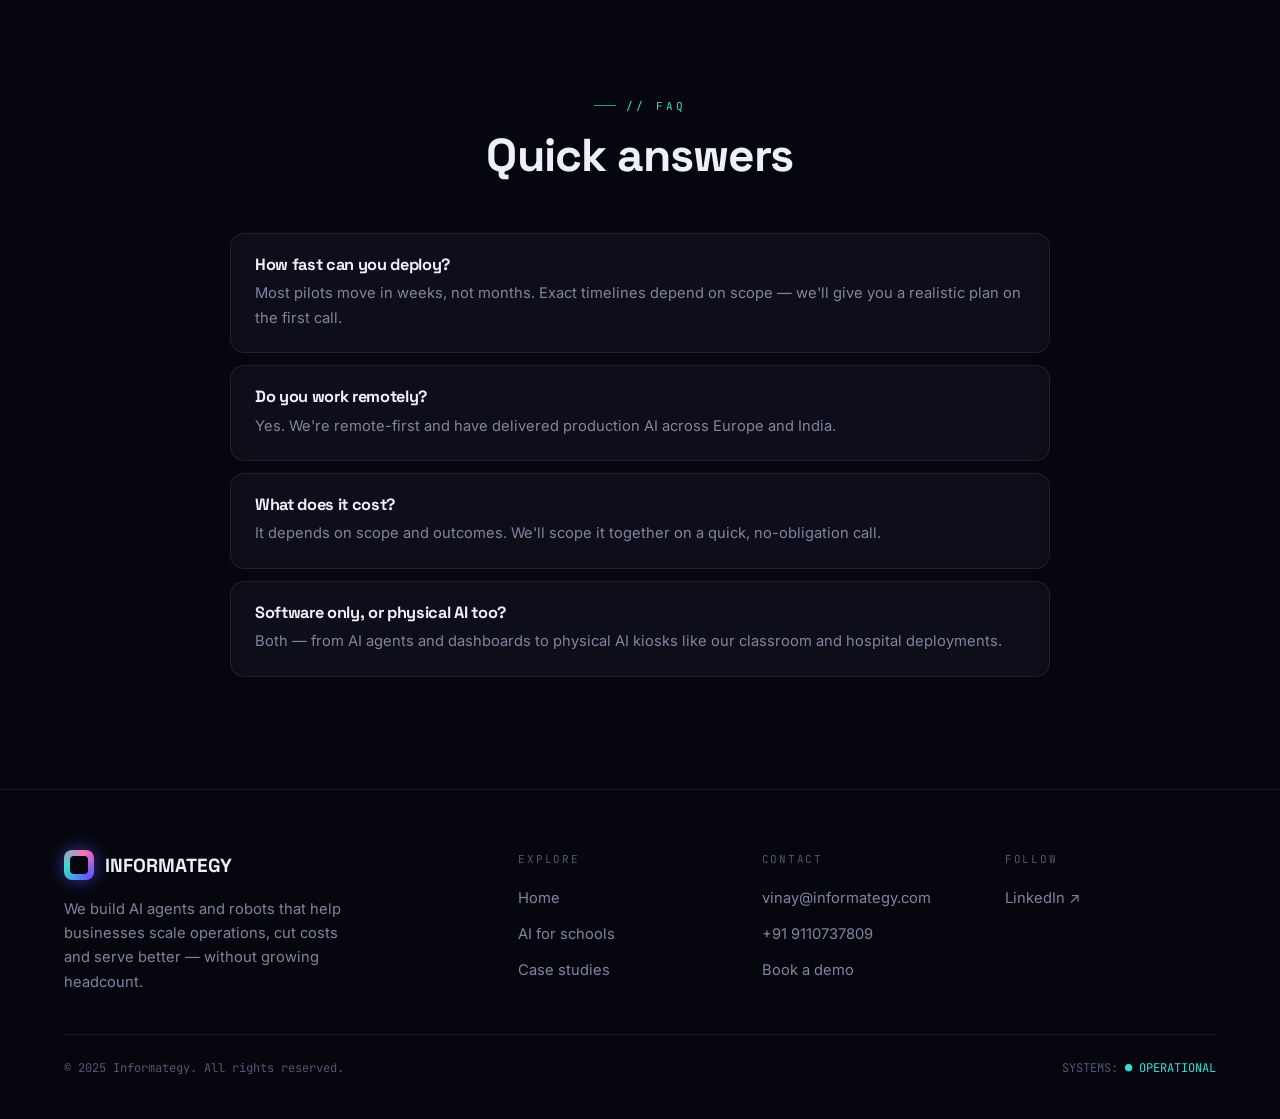
<file: contact.html>
<!DOCTYPE html>
<html lang="en"><head><meta charset="utf-8" /><title>Contact - Informategy</title><meta name="viewport" content="width=device-width, initial-scale=1.0" /><meta name="description" content="Get in touch with Informategy. Tell us the workflow you want to automate and get a reply within one business day, or book a discovery call." /><link rel="preconnect" href="https://fonts.googleapis.com" /><link rel="preconnect" href="https://fonts.gstatic.com" crossorigin /><link href="https://fonts.googleapis.com/css2?family=Space+Grotesk:wght@400;500;600;700&family=Inter:wght@400;500;600&family=JetBrains+Mono:wght@400;500;700&display=swap" rel="stylesheet" /><style>:root{
  --void:#06060e; --void-2:#0a0a15; --panel:#0e0e1b; --panel-2:#121223;
  --line:rgba(255,255,255,.08); --line-strong:rgba(255,255,255,.16);
  --violet:#6056ff; --violet-soft:#8f88ff; --cyan:#35e0d0;
  --pink:#ff6fae; --amber:#f5a83a; --green:#2fd38a; --blue:#4d8dff; --gold:#ffc94d;
  --ink:#eef0f8; --ink-2:#c7c9db; --mute:#82849e; --mute-2:#54566f;
  --maxw:1200px; --ease:cubic-bezier(.22,.61,.36,1);
}
*{box-sizing:border-box}
html{scroll-behavior:smooth;overflow-x:hidden}
body{margin:0;font-family:"Inter",system-ui,sans-serif;background:var(--void);color:var(--ink-2);line-height:1.65;-webkit-font-smoothing:antialiased;overflow-x:hidden}
img{display:block;max-width:100%}
a{color:inherit;text-decoration:none}
h1,h2,h3,h4{font-family:"Space Grotesk",sans-serif;color:var(--ink);line-height:1.08;letter-spacing:-.02em;margin:0}
p{margin:0}
.wrap{max-width:var(--maxw);margin:0 auto;padding:0 24px;position:relative;z-index:2}

body::after{content:"";position:fixed;top:-15%;left:50%;transform:translateX(-50%);width:900px;height:640px;z-index:0;pointer-events:none;background:radial-gradient(circle,rgba(96,86,255,.2),transparent 60%);filter:blur(30px)}

.eyebrow{font-family:"JetBrains Mono",monospace;font-size:11px;letter-spacing:.28em;text-transform:uppercase;color:var(--cyan);display:inline-flex;align-items:center;gap:10px}
.eyebrow::before{content:"";width:22px;height:1px;background:var(--cyan);opacity:.7}
.eyebrow.dim{color:var(--mute)}.eyebrow.dim::before{background:var(--mute)}

.btn{display:inline-flex;align-items:center;gap:9px;font-family:"Space Grotesk";font-weight:600;font-size:15px;padding:14px 26px;border-radius:999px;cursor:pointer;border:1px solid transparent;white-space:nowrap;transition:transform .3s var(--ease),box-shadow .3s var(--ease),background .3s,color .3s}
.btn-primary{background:var(--violet);color:#fff;box-shadow:0 10px 30px -8px rgba(96,86,255,.7)}
.btn-primary:hover{transform:translateY(-2px);box-shadow:0 16px 44px -8px rgba(96,86,255,.95)}
.btn-ghost{background:rgba(255,255,255,.04);color:var(--ink);border-color:var(--line-strong)}
.btn-ghost:hover{background:rgba(255,255,255,.09);transform:translateY(-2px)}
.btn .arw{transition:transform .3s var(--ease)}.btn:hover .arw{transform:translateX(4px)}

/* NAV */
header.nav{position:fixed;top:0;left:0;right:0;z-index:100;transition:background .4s,border-color .4s,backdrop-filter .4s;border-bottom:1px solid transparent}
header.nav.scrolled{background:rgba(6,6,14,.75);backdrop-filter:blur(14px);border-bottom:1px solid var(--line)}
.nav-in{max-width:var(--maxw);margin:0 auto;padding:16px 24px;display:flex;align-items:center;justify-content:space-between}
.brand{display:flex;align-items:center;gap:11px;font-family:"Space Grotesk";font-weight:700;font-size:19px;color:var(--ink)}
.brand .mark{width:30px;height:30px;border-radius:8px;position:relative;flex:0 0 auto;background:conic-gradient(from 140deg,var(--violet),var(--cyan),var(--pink),var(--violet));box-shadow:0 0 18px -2px rgba(96,86,255,.8);animation:spin 8s linear infinite}
@keyframes spin{to{transform:rotate(360deg)}}
.brand .mark::after{content:"";position:absolute;inset:6px;border-radius:4px;background:var(--void)}
.nav-links{display:flex;align-items:center;gap:26px}
.nav-links a{font-size:14.5px;color:var(--ink-2);font-weight:500;position:relative;transition:color .3s}
.nav-links a:not(.btn)::after{content:"";position:absolute;left:0;bottom:-6px;height:1.5px;width:0;background:var(--cyan);transition:width .3s var(--ease)}
.nav-links a:not(.btn):hover{color:var(--ink)}.nav-links a:not(.btn):hover::after{width:100%}
.nav-toggle{display:none;background:none;border:1px solid var(--line-strong);border-radius:9px;width:42px;height:42px;color:var(--ink);cursor:pointer;font-size:18px}

/* HERO */
.hero{position:relative;min-height:100svh;display:flex;align-items:center;padding:120px 0 70px;overflow:hidden}
#mesh{position:absolute;inset:0;z-index:1;width:100%;height:100%}
.hero-inner{position:relative;z-index:3;display:grid;grid-template-columns:1.15fr .85fr;gap:30px;align-items:center;width:100%}
.hero-copy{max-width:640px}
.hero h1{font-size:clamp(2.5rem,6vw,4.7rem);font-weight:700;color:var(--ink);margin:22px 0 22px;letter-spacing:-.035em}
.rot{display:inline-grid;vertical-align:bottom}
.rot span{grid-area:1/1;opacity:0;transform:translateY(14px);background:linear-gradient(100deg,var(--violet-soft),var(--cyan));-webkit-background-clip:text;background-clip:text;color:transparent;transition:opacity .5s,transform .5s var(--ease)}
.rot span.on{opacity:1;transform:none}
.hero .sub{font-size:clamp(1rem,1.5vw,1.2rem);color:var(--ink-2);max-width:560px;margin-bottom:32px}
.hero-cta{display:flex;gap:14px;flex-wrap:wrap;align-items:center}
.readout{margin-top:44px;display:flex;flex-wrap:wrap;gap:14px;max-width:640px}
.stat-chip{flex:1 1 130px;background:rgba(14,14,26,.6);border:1px solid var(--line);border-radius:14px;padding:15px 17px;backdrop-filter:blur(6px);position:relative;overflow:hidden}
.stat-chip::before{content:"";position:absolute;left:0;top:0;bottom:0;width:2px;background:var(--violet)}
.stat-chip .k{font-family:"Space Grotesk";font-size:1.6rem;font-weight:700;color:var(--ink)}
.stat-chip .l{font-family:"JetBrains Mono";font-size:10px;letter-spacing:.13em;text-transform:uppercase;color:var(--mute);margin-top:4px}
.live-dot{display:inline-block;width:7px;height:7px;border-radius:50%;background:var(--cyan);margin-right:7px;box-shadow:0 0 10px var(--cyan);animation:pulse 1.8s infinite}
@keyframes pulse{0%,100%{opacity:1;transform:scale(1)}50%{opacity:.35;transform:scale(.7)}}
.hero-char{position:relative;z-index:3;display:flex;justify-content:center;align-items:center}
.hero-char .halo{position:absolute;width:340px;height:340px;border-radius:50%;background:radial-gradient(circle,rgba(96,86,255,.35),transparent 65%);filter:blur(20px);z-index:-1;animation:breathe 5s ease-in-out infinite}
.hero-char .ring{position:absolute;width:400px;height:400px;border:1px dashed rgba(143,136,255,.35);border-radius:50%;animation:spin 26s linear infinite}
.hero-char .ring.r2{width:320px;height:320px;border-color:rgba(53,224,208,.3);animation-duration:18s;animation-direction:reverse}
.hero-char img{width:min(430px,92%);position:relative;z-index:2;animation:float 5s ease-in-out infinite;filter:drop-shadow(0 30px 50px rgba(0,0,0,.55))}
@keyframes float{0%,100%{transform:translateY(0)}50%{transform:translateY(-16px)}}
@keyframes breathe{0%,100%{transform:scale(1);opacity:.7}50%{transform:scale(1.12);opacity:1}}

/* SECTION SCAFFOLD */
section{position:relative;z-index:2;padding:100px 0}
.sec-head{max-width:720px;margin-bottom:52px}
.sec-head h2{font-size:clamp(1.9rem,3.6vw,2.9rem);font-weight:700;margin:16px 0 14px}
.sec-head p{color:var(--mute);font-size:1.05rem}
.sec-head.center{margin-left:auto;margin-right:auto;text-align:center}
.sec-head.center .eyebrow{justify-content:center}

/* REVEAL variants */
.reveal{opacity:0;transition:opacity .8s var(--ease),transform .8s var(--ease)}
.reveal[data-anim="up"]{transform:translateY(32px)}
.reveal[data-anim="left"]{transform:translateX(-46px)}
.reveal[data-anim="right"]{transform:translateX(46px)}
.reveal[data-anim="scale"]{transform:scale(.9)}
.reveal.in{opacity:1;transform:none}
.d1{transition-delay:.09s}.d2{transition-delay:.18s}.d3{transition-delay:.27s}.d4{transition-delay:.36s}.d5{transition-delay:.45s}

/* MARQUEE */
.marquee{border-top:1px solid var(--line);border-bottom:1px solid var(--line);padding:26px 0;overflow:hidden;position:relative;z-index:2;background:rgba(10,10,20,.5)}
.marquee .lbl{text-align:center;font-family:"JetBrains Mono";font-size:11px;letter-spacing:.2em;text-transform:uppercase;color:var(--mute-2);margin-bottom:18px}
.mq-track{display:flex;gap:60px;width:max-content;animation:scrollx 26s linear infinite}
.marquee:hover .mq-track{animation-play-state:paused}
.mq-track span{font-family:"Space Grotesk";font-weight:600;font-size:1.35rem;color:var(--mute);white-space:nowrap;transition:color .3s}
.mq-track span:hover{color:var(--ink)}
@keyframes scrollx{to{transform:translateX(-50%)}}

/* CAPABILITIES — FLIP CARDS */
.flip-grid{display:grid;grid-template-columns:repeat(3,1fr);gap:18px}
.flip{perspective:1400px;height:230px}
.flip-in{position:relative;width:100%;height:100%;transition:transform .7s var(--ease);transform-style:preserve-3d}
.flip:hover .flip-in{transform:rotateY(180deg)}
.flip-face{position:absolute;inset:0;backface-visibility:hidden;border-radius:20px;padding:28px;border:1px solid var(--line);display:flex;flex-direction:column;overflow:hidden}
.flip-front{background:linear-gradient(180deg,var(--panel),var(--void-2))}
.flip-front .f-ic{width:48px;height:48px;border-radius:13px;display:flex;align-items:center;justify-content:center;background:color-mix(in srgb,var(--acc) 15%,transparent);border:1px solid color-mix(in srgb,var(--acc) 40%,transparent);color:var(--acc);margin-bottom:auto}
.flip-front .f-ic svg{width:23px;height:23px}
.flip-front h3{font-size:1.2rem;margin-top:16px}
.flip-front .hint{font-family:"JetBrains Mono";font-size:10px;letter-spacing:.14em;text-transform:uppercase;color:var(--mute-2);margin-top:10px}
.flip-back{background:linear-gradient(160deg,color-mix(in srgb,var(--acc) 22%,#0c0c18),#0b0b16);transform:rotateY(180deg);border-color:color-mix(in srgb,var(--acc) 40%,transparent);justify-content:center}
.flip-back p{font-size:.95rem;color:var(--ink-2)}
.flip-back .idx{position:absolute;top:20px;right:22px;font-family:"JetBrains Mono";font-size:11px;color:var(--acc)}

/* GALLERY — WHAT WE'VE BUILT */
.gallery{display:grid;grid-template-columns:repeat(4,1fr);grid-auto-rows:210px;gap:14px}
.g-item{position:relative;border-radius:18px;overflow:hidden;border:1px solid var(--line);isolation:isolate;cursor:default}
.g-item .g-img{position:absolute;inset:0;z-index:-2;background:radial-gradient(circle at 30% 20%,color-mix(in srgb,var(--acc) 45%,transparent),transparent 60%),#0c0c18}
.g-item .g-img img{width:100%;height:100%;object-fit:cover;transition:transform .8s var(--ease),filter .5s}
.g-item:hover .g-img img{transform:scale(1.09)}
.g-item::after{content:"";position:absolute;inset:0;z-index:-1;background:linear-gradient(180deg,rgba(6,6,14,.05),rgba(6,6,14,.55) 55%,rgba(6,6,14,.95))}
.g-body{position:absolute;inset:0;padding:22px;display:flex;flex-direction:column;justify-content:flex-end;z-index:1}
.g-tag{align-self:flex-start;font-family:"JetBrains Mono";font-size:10px;letter-spacing:.14em;text-transform:uppercase;color:#fff;background:color-mix(in srgb,var(--acc) 60%,rgba(0,0,0,.4));border:1px solid color-mix(in srgb,var(--acc) 50%,transparent);padding:4px 11px;border-radius:999px;margin-bottom:12px;backdrop-filter:blur(4px)}
.g-body h3{font-size:1.25rem;margin-bottom:6px}
.g-desc{font-size:.86rem;color:var(--ink-2);max-height:0;opacity:0;overflow:hidden;transition:max-height .5s var(--ease),opacity .5s,margin .5s}
.g-checks{list-style:none;padding:0;margin:0;max-height:0;opacity:0;overflow:hidden;transition:max-height .5s var(--ease),opacity .5s,margin .5s}
.g-checks li{font-family:"JetBrains Mono";font-size:11px;color:#fff;display:flex;align-items:center;gap:8px;padding:3px 0}
.g-checks .ck{width:13px;height:13px;border-radius:4px;background:var(--acc);position:relative;flex:0 0 auto}
.g-checks .ck::after{content:"";position:absolute;left:4px;top:1.5px;width:3.5px;height:7px;border:2px solid #06060e;border-top:0;border-left:0;transform:rotate(42deg)}
.g-item:hover .g-desc{max-height:80px;opacity:1;margin-bottom:12px}
.g-item:hover .g-checks{max-height:120px;opacity:1;margin-top:4px}
.g-item .g-num{position:absolute;top:18px;right:20px;font-family:"JetBrains Mono";font-size:11px;color:rgba(255,255,255,.7);z-index:1}
.g-tall{grid-row:span 2}.g-wide{grid-column:span 2}

/* NIMS SPOTLIGHT */
.spot{background:radial-gradient(circle at 85% 0%,rgba(53,224,208,.1),transparent 50%),radial-gradient(circle at 0% 100%,rgba(96,86,255,.14),transparent 55%)}
.spot-grid{display:grid;grid-template-columns:1.05fr .95fr;gap:44px;align-items:center}
.spot-media{position:relative}
.spot-media .main{border-radius:22px;overflow:hidden;border:1px solid var(--line-strong);box-shadow:0 40px 80px -30px rgba(0,0,0,.8)}
.spot-media .main img{width:100%;height:420px;object-fit:cover}
.spot-proof{position:absolute;right:-14px;bottom:-24px;width:210px;background:var(--panel);border:1px solid var(--line-strong);border-radius:16px;padding:10px;box-shadow:0 24px 50px -18px rgba(0,0,0,.8);animation:float 6s ease-in-out infinite}
.spot-proof img{border-radius:10px;width:100%;height:150px;object-fit:cover;object-position:top}
.spot-proof .cap{font-family:"JetBrains Mono";font-size:9.5px;letter-spacing:.08em;color:var(--mute);margin-top:8px;text-transform:uppercase;text-align:center}
.spot-badge{display:inline-flex;align-items:center;gap:8px;font-family:"JetBrains Mono";font-size:11px;letter-spacing:.1em;text-transform:uppercase;color:var(--green);border:1px solid color-mix(in srgb,var(--green) 45%,transparent);background:color-mix(in srgb,var(--green) 12%,transparent);padding:6px 13px;border-radius:999px;margin-bottom:18px}
.spot-badge .live-dot{background:var(--green);box-shadow:0 0 10px var(--green)}
.spot h2{font-size:clamp(1.9rem,3.4vw,2.7rem);margin-bottom:16px}
.spot p{color:var(--ink-2);margin-bottom:18px;max-width:480px}
.spot-list{list-style:none;padding:0;margin:0 0 26px}
.spot-list li{padding-left:26px;position:relative;margin-bottom:10px;color:var(--ink-2)}
.spot-list li::before{content:"";position:absolute;left:0;top:8px;width:12px;height:12px;border-radius:3px;background:var(--green);box-shadow:0 0 8px color-mix(in srgb,var(--green) 70%,transparent)}

/* ROBOTICS — SNAP SCROLL */
.rail{display:flex;gap:20px;overflow-x:auto;scroll-snap-type:x mandatory;padding:6px 4px 22px;-webkit-overflow-scrolling:touch}
.rail::-webkit-scrollbar{height:8px}
.rail::-webkit-scrollbar-thumb{background:var(--line-strong);border-radius:99px}
.rcard{scroll-snap-align:start;flex:0 0 min(380px,82vw);position:relative;border-radius:22px;overflow:hidden;border:1px solid var(--line);min-height:440px;display:flex;flex-direction:column;justify-content:flex-end;isolation:isolate;transition:transform .5s var(--ease),border-color .4s}
.rcard:hover{transform:translateY(-6px) scale(1.01);border-color:var(--line-strong)}
.rcard .g-img{position:absolute;inset:0;z-index:-2;background:radial-gradient(circle at 40% 30%,rgba(96,86,255,.5),transparent 60%),#0c0c18}
.rcard .g-img img{width:100%;height:100%;object-fit:cover;transition:transform .8s var(--ease)}
.rcard:hover .g-img img{transform:scale(1.08)}
.rcard::after{content:"";position:absolute;inset:0;z-index:-1;background:linear-gradient(180deg,rgba(6,6,14,.05),rgba(6,6,14,.6) 55%,rgba(6,6,14,.96))}
.rcard .rc-body{padding:26px;z-index:1}
.rcard .g-tag{position:static;display:inline-block}
.rcard h3{font-size:1.4rem;margin:12px 0 10px}
.rcard p{font-size:.92rem;color:var(--ink-2)}
.rail-hint{font-family:"JetBrains Mono";font-size:11px;color:var(--mute-2);letter-spacing:.1em;margin-top:8px}

/* GLOBAL REACH */
.reach{background:linear-gradient(180deg,transparent,rgba(96,86,255,.05),transparent)}
.reach-box{display:grid;grid-template-columns:1.05fr 1fr;gap:44px;align-items:center;border:1px solid var(--line);border-radius:26px;padding:46px;background:radial-gradient(circle at 90% 10%,rgba(53,224,208,.12),transparent 55%),radial-gradient(circle at 8% 90%,rgba(96,86,255,.14),transparent 55%),var(--panel);position:relative;overflow:hidden}
.reach h2{font-size:clamp(1.7rem,3vw,2.5rem);margin:14px 0 16px}
.reach p{color:var(--ink-2);max-width:430px}
.reach-chips{display:flex;gap:12px;flex-wrap:wrap;margin-top:24px}
.reach-chips .chip{display:inline-flex;align-items:center;gap:9px;font-family:"JetBrains Mono";font-size:12px;color:var(--ink-2);border:1px solid var(--line-strong);border-radius:999px;padding:9px 16px;background:rgba(255,255,255,.03)}
.reach-chips .chip i{width:8px;height:8px;border-radius:50%}
.reach-stats{display:grid;grid-template-columns:1fr 1fr;gap:14px}
.reach-stat{border:1px solid var(--line);border-radius:16px;padding:24px;background:linear-gradient(180deg,var(--panel-2),var(--void));position:relative;overflow:hidden}
.reach-stat::before{content:"";position:absolute;top:-30%;right:-20%;width:120px;height:50px;border-radius:99px;background:rgba(96,86,255,.5);filter:blur(26px);opacity:.5}
.reach-stat .v{font-family:"Space Grotesk";font-weight:700;font-size:2rem;background:linear-gradient(45deg,#fff,var(--cyan));-webkit-background-clip:text;background-clip:text;color:transparent}
.reach-stat .l{font-family:"JetBrains Mono";font-size:10.5px;letter-spacing:.12em;text-transform:uppercase;color:var(--mute);margin-top:8px}

/* WHY — TIMELINE */
.tl{max-width:900px;margin:0 auto;position:relative}
.tl::before{content:"";position:absolute;left:50%;top:0;bottom:0;width:2px;background:linear-gradient(var(--violet),var(--cyan));transform:translateX(-50%);opacity:.4}
.tl-item{display:grid;grid-template-columns:1fr 1fr;gap:40px;margin-bottom:40px;align-items:center;position:relative}
.tl-dot{position:absolute;left:50%;top:38px;width:16px;height:16px;border-radius:50%;background:var(--violet);border:3px solid var(--void);box-shadow:0 0 0 3px rgba(96,86,255,.4);transform:translateX(-50%);z-index:2}
.tl-card{background:linear-gradient(150deg,rgba(96,86,255,.06),transparent),var(--panel);border:1px solid var(--line);border-radius:18px;padding:26px;transition:border-color .4s,transform .4s var(--ease)}
.tl-card:hover{border-color:var(--line-strong);transform:translateY(-3px)}
.tl-num{font-family:"JetBrains Mono";font-size:12px;letter-spacing:.2em;color:var(--cyan);margin-bottom:10px}
.tl-card h4{font-size:1.2rem;margin-bottom:10px}
.tl-card p{font-size:.94rem;color:var(--mute)}.tl-card strong{color:var(--ink-2);font-weight:600}
.tl-item:nth-child(even) .tl-left{order:2}
.tl-spacer{}

/* METRICS — RINGS */
.rings{display:grid;grid-template-columns:repeat(4,1fr);gap:18px}
.ring{border:1px solid var(--line);border-radius:20px;padding:30px 22px;text-align:center;background:linear-gradient(180deg,var(--panel-2),var(--void));position:relative}
.ring svg{width:120px;height:120px;transform:rotate(-90deg)}
.ring .track{fill:none;stroke:rgba(255,255,255,.07);stroke-width:9}
.ring .prog{fill:none;stroke:var(--acc);stroke-width:9;stroke-linecap:round;stroke-dasharray:326;stroke-dashoffset:326;transition:stroke-dashoffset 1.4s var(--ease);filter:drop-shadow(0 0 5px var(--acc))}
.ring.in .prog{stroke-dashoffset:var(--off)}
.ring .rc{position:absolute;top:0;left:0;right:0;height:150px;display:flex;flex-direction:column;align-items:center;justify-content:center}
.ring .rv{font-family:"Space Grotesk";font-weight:700;font-size:1.7rem;color:var(--ink)}
.ring .rl{font-family:"JetBrains Mono";font-size:10px;letter-spacing:.1em;text-transform:uppercase;color:var(--mute);margin-top:22px}

/* TESTIMONIALS — RAIL */
.trail-mask{overflow:hidden;position:relative;-webkit-mask-image:linear-gradient(90deg,transparent,#000 6%,#000 94%,transparent);mask-image:linear-gradient(90deg,transparent,#000 6%,#000 94%,transparent)}
.trail{display:flex;gap:18px;width:max-content;animation:scrollx 46s linear infinite}
.trail-mask:hover .trail{animation-play-state:paused}
.tcard{flex:0 0 360px;background:linear-gradient(180deg,var(--panel),var(--void-2));border:1px solid var(--line);border-radius:20px;padding:26px;display:flex;flex-direction:column}
.tcard .q{font-size:.95rem;color:var(--ink-2);flex:1;position:relative;padding-top:14px}
.tcard .q::before{content:"\201C";font-family:"Space Grotesk";font-size:3rem;color:var(--violet);position:absolute;top:-16px;left:-4px;line-height:1;opacity:.5}
.tcard .a{margin-top:20px;padding-top:16px;border-top:1px solid var(--line)}
.tcard .a b{display:block;color:var(--ink);font-family:"Space Grotesk";font-size:.95rem}
.tcard .a span{font-family:"JetBrains Mono";font-size:11px;color:var(--cyan)}

/* CONTACT */
.contact{padding:120px 0}
.contact-box{background:radial-gradient(circle at 15% 0%,rgba(96,86,255,.28),transparent 55%),radial-gradient(circle at 90% 110%,rgba(53,224,208,.22),transparent 55%),var(--panel);border:1px solid var(--line-strong);border-radius:30px;padding:66px 40px;position:relative;overflow:hidden;display:grid;grid-template-columns:1.3fr .7fr;gap:30px;align-items:center}
.contact-box h2{font-size:clamp(2rem,4vw,3rem);margin:16px 0 18px}
.contact-box p{color:var(--ink-2);font-size:1.08rem;max-width:520px;margin-bottom:28px}
.contact-meta{display:flex;gap:24px;flex-wrap:wrap;font-family:"JetBrains Mono";font-size:13px;color:var(--ink-2)}
.contact-meta a{color:var(--ink-2)}.contact-meta a:hover{color:var(--cyan)}
.contact-meta span{display:inline-flex;align-items:center;gap:9px}.contact-meta i{color:var(--violet-soft)}
.contact-char{display:flex;justify-content:center;position:relative}
.contact-char img{width:min(260px,80%);animation:float 5s ease-in-out infinite;filter:drop-shadow(0 24px 40px rgba(0,0,0,.5))}
.contact-char .halo{position:absolute;width:230px;height:230px;border-radius:50%;background:radial-gradient(circle,rgba(53,224,208,.3),transparent 65%);filter:blur(18px);animation:breathe 5s ease-in-out infinite}

/* FOOTER */
footer{border-top:1px solid var(--line);padding:60px 0 40px;position:relative;z-index:2}
.foot-grid{display:grid;grid-template-columns:2fr 1fr 1fr 1fr;gap:32px;margin-bottom:40px}
footer h5{font-family:"Space Grotesk";color:var(--ink);font-size:1.1rem;margin-bottom:14px}
footer .fdesc{color:var(--mute);font-size:.92rem;max-width:300px}
footer .fh{font-family:"JetBrains Mono";font-size:11px;letter-spacing:.16em;text-transform:uppercase;color:var(--mute-2);margin-bottom:16px}
footer ul{list-style:none;padding:0;margin:0}footer li{margin-bottom:10px}
footer li a{color:var(--mute);font-size:.92rem;transition:color .3s}footer li a:hover{color:var(--cyan)}
.foot-bottom{border-top:1px solid var(--line);padding-top:24px;display:flex;justify-content:space-between;flex-wrap:wrap;gap:12px;font-family:"JetBrains Mono";font-size:12px;color:var(--mute-2)}

/* RESPONSIVE */
@media(max-width:980px){
  .hero-inner{grid-template-columns:1fr}.hero-char{margin-top:20px}.hero-char img{width:min(320px,70%)}
  .flip-grid{grid-template-columns:1fr 1fr}
  .gallery{grid-template-columns:1fr 1fr;grid-auto-rows:190px}.g-wide{grid-column:span 2}.g-tall{grid-row:span 1}
  .spot-grid{grid-template-columns:1fr}.spot-proof{right:10px}
  .reach-box{grid-template-columns:1fr}
  .tl::before{left:18px}.tl-item{grid-template-columns:1fr;gap:0}.tl-dot{left:18px}.tl-card{margin-left:44px}.tl-item:nth-child(even) .tl-left{order:0}.tl-spacer{display:none}
  .rings{grid-template-columns:1fr 1fr}
  .contact-box{grid-template-columns:1fr}.contact-char{display:none}
  .foot-grid{grid-template-columns:1fr 1fr}
}
@media(max-width:600px){
  .nav-links{position:fixed;top:74px;left:16px;right:16px;flex-direction:column;align-items:stretch;gap:6px;background:rgba(10,10,20,.96);backdrop-filter:blur(16px);border:1px solid var(--line-strong);border-radius:18px;padding:16px;transform:translateY(-14px) scale(.98);opacity:0;pointer-events:none;transition:.3s var(--ease)}
  .nav-links.open{transform:none;opacity:1;pointer-events:auto}
  .nav-links a:not(.btn){padding:10px 6px;border-bottom:1px solid var(--line)}.nav-links .btn{margin-top:6px;justify-content:center}
  .nav-toggle{display:flex;align-items:center;justify-content:center}
  .flip-grid{grid-template-columns:1fr}
  .gallery{grid-template-columns:1fr;grid-auto-rows:230px}.g-wide{grid-column:span 1}
  .rings{grid-template-columns:1fr 1fr}.reach-stats{grid-template-columns:1fr 1fr}
  .foot-grid{grid-template-columns:1fr}.readout{gap:10px}.stat-chip{flex:1 1 45%}
  section{padding:74px 0}.hero{padding:110px 0 50px}
  .g-desc,.g-checks{max-height:none!important;opacity:1!important;margin-top:6px}
  .spot-media .main img{height:300px}
}
@media(prefers-reduced-motion:reduce){
  *{animation:none!important;transition-duration:.001s!important;scroll-behavior:auto!important}
  .reveal{opacity:1;transform:none}.rot span:first-child{opacity:1;transform:none}.ring .prog{stroke-dashoffset:var(--off)}
}
:focus-visible{outline:2px solid var(--cyan);outline-offset:3px;border-radius:4px}

/* AI FOR SCHOOLS */
.schools{background:radial-gradient(circle at 10% 10%,rgba(96,86,255,.12),transparent 50%),radial-gradient(circle at 95% 90%,rgba(53,224,208,.1),transparent 50%)}
.schools-grid{display:grid;grid-template-columns:.95fr 1.05fr;gap:48px;align-items:center}
.schools-media{position:relative}
.schools-media .frame{border-radius:24px;overflow:hidden;border:1px solid var(--line-strong);box-shadow:0 40px 80px -30px rgba(0,0,0,.8);position:relative}
.schools-media .frame img{width:100%;height:480px;object-fit:cover;object-position:60% center}
.schools-media .glow-ring{position:absolute;left:50%;bottom:-10px;transform:translateX(-50%);width:70%;height:26px;border-radius:50%;background:radial-gradient(ellipse,rgba(53,224,208,.6),transparent 70%);filter:blur(10px)}
.chat-bubble{position:absolute;top:30px;left:-20px;background:#fff;color:#0b0b16;border-radius:18px 18px 18px 5px;padding:13px 17px;font-family:"Space Grotesk";font-weight:600;font-size:.9rem;line-height:1.3;box-shadow:0 18px 40px -12px rgba(0,0,0,.7);max-width:200px;z-index:3;animation:float 5.5s ease-in-out infinite}
.chat-bubble .wave{display:flex;gap:2.5px;align-items:flex-end;height:16px;margin-top:8px}
.chat-bubble .wave i{width:3px;background:var(--cyan);border-radius:2px;animation:eq 1s ease-in-out infinite}
@keyframes eq{0%,100%{height:4px}50%{height:15px}}
.schools h2{font-size:clamp(1.9rem,3.4vw,2.7rem);margin-bottom:16px}
.schools p.lead{color:var(--ink-2);margin-bottom:22px;max-width:490px}
.school-feats{display:grid;grid-template-columns:1fr 1fr;gap:14px;margin-bottom:28px}
.school-feat{border:1px solid var(--line);border-radius:14px;padding:16px 18px;background:linear-gradient(160deg,rgba(96,86,255,.06),transparent),var(--panel);transition:border-color .4s,transform .4s var(--ease)}
.school-feat:hover{border-color:var(--line-strong);transform:translateY(-3px)}
.school-feat .fi{width:34px;height:34px;border-radius:9px;display:flex;align-items:center;justify-content:center;background:color-mix(in srgb,var(--acc) 16%,transparent);color:var(--acc);margin-bottom:10px}
.school-feat .fi svg{width:18px;height:18px}
.school-feat h4{font-size:1rem;margin-bottom:4px}
.school-feat p{font-size:.83rem;color:var(--mute);line-height:1.5}

/* ENABLEMENT BAND */
.enable-card{position:relative;border-radius:28px;overflow:hidden;border:1px solid var(--line-strong);min-height:440px;display:flex;align-items:center}
.enable-card>img{position:absolute;inset:0;width:100%;height:100%;object-fit:cover;object-position:right center;z-index:-2}
.enable-card::after{content:"";position:absolute;inset:0;z-index:-1;background:linear-gradient(100deg,rgba(6,6,14,.96) 30%,rgba(6,6,14,.72) 52%,rgba(6,6,14,.35))}
.enable-copy{padding:52px;max-width:580px;position:relative;z-index:1}
.enable-copy h2{font-size:clamp(1.8rem,3.2vw,2.5rem);margin:14px 0 16px}
.enable-copy p{color:var(--ink-2);margin-bottom:24px;max-width:440px}
.enable-chips{display:flex;gap:10px;flex-wrap:wrap;margin-bottom:28px}
.enable-chips span{font-family:"JetBrains Mono";font-size:12px;color:var(--ink-2);border:1px solid var(--line-strong);border-radius:999px;padding:9px 15px;background:rgba(255,255,255,.04);display:inline-flex;align-items:center;gap:8px}
.enable-chips span::before{content:"";width:7px;height:7px;border-radius:50%;background:var(--cyan)}

@media(max-width:980px){
  .schools-grid{grid-template-columns:1fr;gap:30px}
  .schools-media .frame img{height:380px}
  .enable-copy{padding:38px 28px;max-width:none}
  .enable-card::after{background:linear-gradient(180deg,rgba(6,6,14,.55),rgba(6,6,14,.94) 60%)}
}
@media(max-width:600px){
  .school-feats{grid-template-columns:1fr}
  .schools-media .frame img{height:320px}
  .chat-bubble{left:8px;top:14px;max-width:160px;font-size:.8rem}
}

/* ===== CAPABILITIES — SPOTLIGHT BENTO ===== */
#capabilities{position:relative;overflow:hidden}
.cap-bg{position:absolute;inset:0;z-index:0;overflow:hidden;pointer-events:none}
.cap-bg .blob{position:absolute;border-radius:50%;filter:blur(70px);opacity:.45}
.cap-bg .b1{width:360px;height:360px;background:rgba(96,86,255,.5);top:-90px;left:-70px;animation:drift1 16s ease-in-out infinite}
.cap-bg .b2{width:300px;height:300px;background:rgba(53,224,208,.4);bottom:-90px;right:-60px;animation:drift2 19s ease-in-out infinite}
.cap-bg .b3{width:260px;height:260px;background:rgba(255,111,174,.35);top:40%;left:55%;animation:drift3 22s ease-in-out infinite}
@keyframes drift1{0%,100%{transform:translate(0,0)}50%{transform:translate(60px,40px)}}
@keyframes drift2{0%,100%{transform:translate(0,0)}50%{transform:translate(-50px,-40px)}}
@keyframes drift3{0%,100%{transform:translate(0,0)}50%{transform:translate(-40px,30px)}}
.cap-bg .grid{position:absolute;inset:0;background-image:linear-gradient(rgba(255,255,255,.04) 1px,transparent 1px),linear-gradient(90deg,rgba(255,255,255,.04) 1px,transparent 1px);background-size:46px 46px;mask-image:radial-gradient(circle at 50% 40%,#000,transparent 75%);-webkit-mask-image:radial-gradient(circle at 50% 40%,#000,transparent 75%);animation:gridpan 20s linear infinite}
@keyframes gridpan{to{background-position:46px 46px}}
.cap-grid{display:grid;grid-template-columns:repeat(3,1fr);gap:16px;position:relative;z-index:2}
.cap{position:relative;border-radius:20px;padding:28px;background:linear-gradient(180deg,rgba(18,18,35,.72),rgba(10,10,21,.72));border:1px solid var(--line);overflow:hidden;backdrop-filter:blur(6px);transition:transform .4s var(--ease),border-color .4s}
.cap::before{content:"";position:absolute;inset:0;background:radial-gradient(220px circle at var(--mx,50%) var(--my,50%),color-mix(in srgb,var(--acc) 24%,transparent),transparent 62%);opacity:0;transition:opacity .4s;pointer-events:none}
.cap:hover{transform:translateY(-5px);border-color:color-mix(in srgb,var(--acc) 45%,transparent)}
.cap:hover::before{opacity:1}
.cap-big{background:linear-gradient(160deg,color-mix(in srgb,var(--acc) 16%,rgba(14,14,26,.75)),rgba(10,10,21,.75));border-color:color-mix(in srgb,var(--acc) 30%,transparent)}
.cap-ic{width:50px;height:50px;border-radius:13px;display:flex;align-items:center;justify-content:center;background:color-mix(in srgb,var(--acc) 15%,transparent);border:1px solid color-mix(in srgb,var(--acc) 38%,transparent);color:var(--acc);margin-bottom:18px;position:relative;z-index:1}
.cap-ic svg{width:24px;height:24px}
.cap h3{font-size:1.2rem;margin-bottom:9px;position:relative;z-index:1}
.cap p{font-size:.92rem;color:var(--mute);position:relative;z-index:1}
.cap-n{position:absolute;top:20px;right:22px;font-family:"JetBrains Mono";font-size:11px;color:var(--acc);opacity:.7;z-index:1}

/* ===== SOLUTIONS CAROUSEL ===== */
.carousel{position:relative;overflow:hidden;border-radius:24px}
.track{display:flex;transition:transform .6s var(--ease);will-change:transform}
.slide{min-width:100%;box-sizing:border-box;display:grid;grid-template-columns:.95fr 1.05fr;gap:44px;align-items:center;padding:6px}
.slide-media{position:relative}
.slide-frame{border-radius:22px;overflow:hidden;border:1px solid var(--line-strong);box-shadow:0 40px 80px -30px rgba(0,0,0,.8)}
.slide-frame img{width:100%;height:460px;object-fit:cover;display:block;transition:transform .8s var(--ease)}
.slide:hover .slide-frame img{transform:scale(1.04)}
.slide-badge{position:absolute;top:16px;left:16px;font-family:"JetBrains Mono";font-size:11px;letter-spacing:.1em;text-transform:uppercase;color:#fff;background:color-mix(in srgb,var(--acc) 60%,rgba(0,0,0,.45));border:1px solid color-mix(in srgb,var(--acc) 55%,transparent);padding:6px 13px;border-radius:999px;backdrop-filter:blur(6px)}
.slide-copy .eyebrow{color:var(--acc)}.slide-copy .eyebrow::before{background:var(--acc)}
.slide-copy h2{font-size:clamp(1.7rem,3vw,2.4rem);margin:14px 0 14px}
.slide-copy .lead{color:var(--ink-2);margin-bottom:22px;max-width:500px}
.sol-feats{display:grid;grid-template-columns:1fr 1fr;gap:12px;margin-bottom:26px}
.sol-feat{display:flex;gap:12px;align-items:flex-start;border:1px solid var(--line);border-radius:13px;padding:13px 15px;background:linear-gradient(160deg,color-mix(in srgb,var(--acc) 7%,transparent),transparent),var(--panel);transition:border-color .3s,transform .3s var(--ease)}
.sol-feat:hover{border-color:color-mix(in srgb,var(--acc) 40%,transparent);transform:translateY(-2px)}
.sol-feat .fi{width:34px;height:34px;flex:0 0 auto;border-radius:9px;display:flex;align-items:center;justify-content:center;background:color-mix(in srgb,var(--acc) 16%,transparent);color:var(--acc)}
.sol-feat .fi svg{width:18px;height:18px}
.sol-feat h4{font-size:.94rem;margin-bottom:2px}
.sol-feat p{font-size:.79rem;color:var(--mute);line-height:1.45}
.c-arrow{position:absolute;top:38%;transform:translateY(-50%);width:46px;height:46px;border-radius:50%;background:rgba(10,10,20,.72);border:1px solid var(--line-strong);color:#fff;cursor:pointer;backdrop-filter:blur(6px);z-index:6;font-size:24px;line-height:1;display:flex;align-items:center;justify-content:center;transition:background .3s,transform .3s}
.c-arrow:hover{background:var(--violet);transform:translateY(-50%) scale(1.06)}
.c-arrow.prev{left:6px}.c-arrow.next{right:6px}
.dots{display:flex;gap:9px;justify-content:center;margin-top:24px}
.dot{width:9px;height:9px;border-radius:50%;background:var(--line-strong);border:0;cursor:pointer;transition:width .35s var(--ease),background .35s;padding:0}
.dot.on{width:28px;border-radius:6px;background:linear-gradient(90deg,var(--violet),var(--cyan))}

/* ===== METRICS RING FIX ===== */
.ring{border:1px solid var(--line);border-radius:20px;padding:30px 20px 26px;text-align:center;background:linear-gradient(180deg,var(--panel-2),var(--void))}
.ring-viz{position:relative;width:120px;height:120px;margin:0 auto}
.ring-viz svg{width:120px;height:120px;transform:rotate(-90deg)}
.ring-val{position:absolute;inset:0;display:flex;align-items:center;justify-content:center;font-family:"Space Grotesk";font-weight:700;font-size:1.55rem;color:var(--ink);letter-spacing:-.01em}
.ring-label{margin-top:16px;font-family:"JetBrains Mono";font-size:10.5px;letter-spacing:.12em;text-transform:uppercase;color:var(--mute)}

/* ===== VIDEO PLAY TRIGGER + MODAL ===== */
.video-trigger{position:relative;display:block;width:100%;padding:0;border:0;background:none;cursor:pointer;border-radius:22px;overflow:hidden;border:1px solid var(--line-strong)}
.video-trigger img{width:100%;height:420px;object-fit:cover;display:block;transition:transform .6s var(--ease)}
.video-trigger:hover img{transform:scale(1.04)}
.video-trigger .play-btn{position:absolute;top:50%;left:50%;transform:translate(-50%,-50%);width:76px;height:76px;border-radius:50%;background:rgba(96,86,255,.92);display:flex;align-items:center;justify-content:center;color:#fff;box-shadow:0 0 0 0 rgba(96,86,255,.5);animation:pulsering 2.4s infinite}
.video-trigger .play-btn svg{width:30px;height:30px;margin-left:5px}
@keyframes pulsering{0%{box-shadow:0 0 0 0 rgba(96,86,255,.5)}70%{box-shadow:0 0 0 24px rgba(96,86,255,0)}100%{box-shadow:0 0 0 0 rgba(96,86,255,0)}}
.play-hint{position:absolute;left:0;right:0;bottom:16px;text-align:center;font-family:"JetBrains Mono";font-size:11px;letter-spacing:.1em;text-transform:uppercase;color:#fff;text-shadow:0 2px 8px rgba(0,0,0,.7)}
.video-modal{position:fixed;inset:0;z-index:200;display:none;align-items:center;justify-content:center;padding:20px}
.video-modal.open{display:flex}
.video-backdrop{position:absolute;inset:0;background:rgba(3,3,8,.86);backdrop-filter:blur(8px)}
.video-shell{position:relative;width:min(920px,94vw);z-index:1}
.video-frame{position:relative;padding-top:56.25%;border-radius:16px;overflow:hidden;border:1px solid var(--line-strong);background:#000;box-shadow:0 40px 90px -20px rgba(0,0,0,.9)}
.video-frame iframe{position:absolute;inset:0;width:100%;height:100%;border:0}
.video-close{position:absolute;top:-48px;right:0;width:42px;height:42px;border-radius:50%;background:rgba(255,255,255,.1);border:1px solid var(--line-strong);color:#fff;font-size:22px;cursor:pointer;transition:background .3s}
.video-close:hover{background:rgba(255,255,255,.2)}

/* ===== CHAT WIDGET ===== */
.chat-widget{position:fixed;right:20px;bottom:20px;z-index:150;display:flex;flex-direction:column;align-items:flex-end;gap:14px}
.chat-btn{width:60px;height:60px;border-radius:50%;background:linear-gradient(135deg,var(--violet),var(--cyan));border:0;color:#fff;cursor:pointer;box-shadow:0 14px 34px -8px rgba(96,86,255,.85);position:relative;display:flex;align-items:center;justify-content:center;transition:transform .3s var(--ease)}
.chat-btn:hover{transform:scale(1.08) rotate(-4deg)}
.chat-btn svg{width:26px;height:26px}
.chat-ping{position:absolute;top:-1px;right:-1px;width:14px;height:14px;border-radius:50%;background:var(--pink);border:2px solid var(--void);animation:pulse 1.8s infinite}
.chat-panel{width:300px;background:var(--panel);border:1px solid var(--line-strong);border-radius:20px;overflow:hidden;box-shadow:0 30px 60px -18px rgba(0,0,0,.85);transform:translateY(16px) scale(.95);opacity:0;pointer-events:none;transform-origin:bottom right;transition:.35s var(--ease)}
.chat-panel.open{transform:none;opacity:1;pointer-events:auto}
.chat-head{display:flex;align-items:center;gap:9px;padding:14px 16px;border-bottom:1px solid var(--line);color:var(--ink)}
.chat-head b{flex:1;font-family:"Space Grotesk";font-size:.95rem}
.chat-head button{background:none;border:0;color:var(--mute);font-size:20px;cursor:pointer;line-height:1}
.chat-video-wrap{position:relative;background:#05050c;min-height:120px}
.chat-video-wrap video{width:100%;display:block;max-height:300px;object-fit:cover;background:#05050c}
.chat-unmute{position:absolute;bottom:10px;right:10px;width:34px;height:34px;border-radius:50%;background:rgba(0,0,0,.55);border:1px solid var(--line-strong);color:#fff;cursor:pointer;font-size:15px}
.chat-foot{padding:14px 16px;display:flex;flex-direction:column;gap:11px;font-size:.83rem;color:var(--mute)}
.chat-foot .btn{justify-content:center;padding:11px 18px;font-size:14px}

@media(max-width:980px){
  .slide{grid-template-columns:1fr;gap:26px}
  .slide-frame img{height:340px}
  .c-arrow{top:24%}
  .cap-grid{grid-template-columns:1fr 1fr}
}
@media(max-width:600px){
  .cap-grid{grid-template-columns:1fr}
  .sol-feats{grid-template-columns:1fr}
  .slide-frame img{height:280px}
  .video-trigger img{height:300px}
  .chat-panel{width:calc(100vw - 40px)}
  .chat-widget{right:14px;bottom:14px}
  .c-arrow{width:40px;height:40px;font-size:20px}
}

/* ===== FLOATING AVATAR VIDEO ===== */
.floatvid{position:fixed;right:20px;bottom:20px;z-index:150;width:196px;border-radius:16px;overflow:hidden;box-shadow:0 22px 54px -14px rgba(0,0,0,.75);border:1px solid var(--line-strong);background:#05050c;animation:fvIn .5s var(--ease)}
.floatvid[hidden]{display:none}
.floatvid video{width:100%;height:auto;max-height:320px;display:block;background:#05050c}
.fv-close{position:absolute;top:8px;right:8px;width:28px;height:28px;border-radius:50%;background:rgba(0,0,0,.6);border:1px solid var(--line-strong);color:#fff;font-size:17px;line-height:1;cursor:pointer;display:flex;align-items:center;justify-content:center;z-index:3;transition:background .3s}
.fv-close:hover{background:rgba(0,0,0,.9)}
.fv-cta{position:absolute;left:8px;right:8px;bottom:8px;text-align:center;font-family:"Space Grotesk";font-weight:600;font-size:12.5px;color:#fff;background:var(--violet);padding:8px 10px;border-radius:9px;z-index:3;box-shadow:0 6px 16px -4px rgba(96,86,255,.8);transition:background .3s}
.fv-cta:hover{background:var(--violet-soft)}
.fv-sound{position:absolute;left:8px;top:8px;font-family:"Space Grotesk";font-weight:600;font-size:11px;color:#fff;background:rgba(0,0,0,.62);border:1px solid var(--line-strong);padding:6px 11px;border-radius:999px;cursor:pointer;z-index:3;backdrop-filter:blur(4px);transition:background .3s}
.fv-sound:hover{background:rgba(0,0,0,.85)}
.fv-sound[hidden]{display:none}
@keyframes fvIn{from{opacity:0;transform:translateY(20px) scale(.92)}to{opacity:1;transform:none}}
@media(max-width:600px){.floatvid{width:150px;right:12px;bottom:12px}.fv-cta{font-size:11px;padding:7px 8px}}

/* ===== AI FOR SCHOOLS PAGE ===== */
.subpage-hero{padding:150px 0 60px;position:relative;overflow:hidden}
.hook{display:inline-flex;align-items:center;gap:8px;font-family:"JetBrains Mono";font-size:11px;letter-spacing:.12em;text-transform:uppercase;color:var(--gold);border:1px solid color-mix(in srgb,var(--gold) 42%,transparent);background:color-mix(in srgb,var(--gold) 10%,transparent);padding:7px 14px;border-radius:999px;margin-bottom:20px}
.sp-hero-grid{display:grid;grid-template-columns:1.1fr .9fr;gap:44px;align-items:center}
.sp-hero-grid h1{font-size:clamp(2.2rem,5vw,3.6rem);font-weight:700;margin:18px 0 18px;letter-spacing:-.03em}
.sp-hero-grid .sub{color:var(--ink-2);font-size:1.1rem;max-width:520px;margin-bottom:28px}
.sp-media{position:relative;display:flex;justify-content:center}
.sp-media .frame{border-radius:24px;overflow:hidden;border:1px solid var(--line-strong);box-shadow:0 40px 80px -28px rgba(0,0,0,.8);max-width:420px}
.sp-media .frame img{width:100%;display:block}
.sp-media .halo{position:absolute;width:340px;height:340px;border-radius:50%;background:radial-gradient(circle,rgba(96,86,255,.3),transparent 65%);filter:blur(24px);z-index:-1;animation:breathe 5s ease-in-out infinite}
.plan-row{display:grid;grid-template-columns:repeat(4,1fr);gap:13px;margin-top:34px}
.plan-card{border:1px solid var(--line);border-radius:14px;padding:15px 16px;background:linear-gradient(180deg,var(--panel),var(--void-2));position:relative;overflow:hidden}
.plan-card::before{content:"";position:absolute;left:0;top:0;bottom:0;width:2px;background:var(--cyan)}
.plan-card .pt{font-family:"Space Grotesk";font-weight:700;color:var(--ink);font-size:.98rem;margin-bottom:3px}
.plan-card .pd{font-size:.8rem;color:var(--mute)}

.steps{display:grid;grid-template-columns:repeat(3,1fr);gap:16px}
.step{position:relative;border:1px solid var(--line);border-radius:18px;padding:26px 24px;background:linear-gradient(180deg,var(--panel),var(--void-2));transition:border-color .4s,transform .4s var(--ease)}
.step:hover{border-color:var(--line-strong);transform:translateY(-4px)}
.step .sn{width:40px;height:40px;border-radius:12px;display:flex;align-items:center;justify-content:center;font-family:"Space Grotesk";font-weight:700;font-size:1.05rem;color:#fff;background:linear-gradient(135deg,var(--violet),var(--cyan));margin-bottom:14px}
.step h4{font-size:1.08rem;margin-bottom:8px}
.step p{font-size:.9rem;color:var(--mute)}

.skills{display:grid;grid-template-columns:repeat(5,1fr);gap:14px}
.skill{text-align:center;border:1px solid var(--line);border-radius:16px;padding:26px 16px;background:linear-gradient(180deg,var(--panel-2),var(--void));transition:transform .4s var(--ease),border-color .4s}
.skill:hover{transform:translateY(-4px);border-color:color-mix(in srgb,var(--acc) 45%,transparent)}
.skill .si{width:48px;height:48px;margin:0 auto 13px;border-radius:13px;display:flex;align-items:center;justify-content:center;background:color-mix(in srgb,var(--acc) 15%,transparent);color:var(--acc);border:1px solid color-mix(in srgb,var(--acc) 38%,transparent)}
.skill .si svg{width:23px;height:23px}
.skill h4{font-size:1rem;margin-bottom:6px}.skill p{font-size:.8rem;color:var(--mute);line-height:1.5}

.grades{display:grid;grid-template-columns:repeat(3,1fr);gap:16px}
.grade{border:1px solid var(--line);border-radius:18px;padding:28px;background:linear-gradient(160deg,color-mix(in srgb,var(--acc) 11%,transparent),transparent),var(--panel);transition:transform .4s var(--ease),border-color .4s}
.grade:hover{transform:translateY(-4px);border-color:color-mix(in srgb,var(--acc) 45%,transparent)}
.grade .gt{font-family:"Space Grotesk";font-weight:700;font-size:1.35rem;color:var(--ink)}
.grade .gm{font-family:"JetBrains Mono";font-size:11px;letter-spacing:.1em;text-transform:uppercase;color:var(--acc);margin:5px 0 18px}
.grade ul{list-style:none;padding:0;margin:0}
.grade li{padding-left:24px;position:relative;margin-bottom:10px;font-size:.92rem;color:var(--ink-2)}
.grade li::before{content:"";position:absolute;left:0;top:7px;width:11px;height:11px;border-radius:3px;background:var(--acc)}

.pkg{display:grid;grid-template-columns:repeat(4,1fr);gap:14px}
.pkg-item{border:1px solid var(--line);border-radius:15px;padding:22px;background:var(--panel);transition:border-color .4s,transform .4s var(--ease)}
.pkg-item:hover{border-color:var(--line-strong);transform:translateY(-3px)}
.pkg-item .pi{width:42px;height:42px;border-radius:11px;display:flex;align-items:center;justify-content:center;background:color-mix(in srgb,var(--violet) 15%,transparent);color:var(--violet-soft);border:1px solid color-mix(in srgb,var(--violet) 35%,transparent);margin-bottom:13px}
.pkg-item .pi svg{width:21px;height:21px}
.pkg-item h4{font-size:.98rem;margin-bottom:5px}
.pkg-item p{font-size:.8rem;color:var(--mute);line-height:1.5}

.bene{display:grid;grid-template-columns:repeat(3,1fr);gap:18px}
.bene-col{border:1px solid var(--line);border-radius:20px;padding:28px;background:linear-gradient(180deg,var(--panel),var(--void-2))}
.bene-col .bh{display:flex;align-items:center;gap:12px;margin-bottom:8px}
.bene-col .bi{width:44px;height:44px;flex:0 0 auto;border-radius:12px;display:flex;align-items:center;justify-content:center;background:color-mix(in srgb,var(--acc) 15%,transparent);color:var(--acc);border:1px solid color-mix(in srgb,var(--acc) 38%,transparent)}
.bene-col .bi svg{width:22px;height:22px}
.bene-col h3{font-size:1.15rem}
.bene-col .bsub{font-size:.8rem;color:var(--acc);font-family:"JetBrains Mono";letter-spacing:.05em;margin-bottom:16px}
.bene-col ul{list-style:none;padding:0;margin:0}
.bene-col li{padding-left:26px;position:relative;margin-bottom:11px;font-size:.9rem;color:var(--ink-2)}
.bene-col li::before{content:"";position:absolute;left:2px;top:3px;width:14px;height:14px;border-radius:4px;background:var(--acc)}
.bene-col li::after{content:"";position:absolute;left:6px;top:6px;width:3.5px;height:7px;border:2px solid var(--void);border-top:0;border-left:0;transform:rotate(42deg)}

.chal-grid{display:grid;grid-template-columns:1fr 1fr;gap:40px;align-items:center}
.chal-scale{border:1px solid var(--line);border-radius:22px;padding:34px;background:radial-gradient(circle at 50% 0%,rgba(53,224,208,.1),transparent 60%),var(--panel);text-align:center}
.chal-scale .teacher{font-family:"Space Grotesk";font-weight:700;color:var(--ink);font-size:1.1rem;margin-bottom:6px}
.chal-scale .classes{display:flex;gap:10px;justify-content:center;margin:18px 0}
.chal-scale .cls{flex:1;border:1px solid var(--line);border-radius:12px;padding:12px 6px;background:var(--void-2)}
.chal-scale .cls b{display:block;font-family:"Space Grotesk";font-size:1.3rem;color:var(--cyan)}
.chal-scale .cls span{font-size:.72rem;color:var(--mute)}
.chal-scale .total{margin-top:14px;font-family:"Space Grotesk";font-weight:700;font-size:1.15rem;color:var(--ink);border:1px solid var(--line-strong);border-radius:12px;padding:12px;background:rgba(96,86,255,.08)}
.chal-cards{display:grid;gap:14px}
.chal-card{border:1px solid var(--line);border-radius:15px;padding:20px 22px;background:var(--panel);display:flex;gap:14px;align-items:flex-start}
.chal-card .ci{width:40px;height:40px;flex:0 0 auto;border-radius:11px;display:flex;align-items:center;justify-content:center;background:color-mix(in srgb,var(--acc) 15%,transparent);color:var(--acc)}
.chal-card h4{font-size:1rem;margin-bottom:4px;color:var(--ink)}
.chal-card p{font-size:.86rem;color:var(--mute)}
.chal-stats{display:grid;grid-template-columns:repeat(4,1fr);gap:14px;margin-top:30px}
.chal-stat{border:1px solid var(--line);border-radius:16px;padding:22px 16px;text-align:center;background:linear-gradient(180deg,var(--panel-2),var(--void))}
.chal-stat .cv{font-family:"Space Grotesk";font-weight:700;font-size:1.7rem;background:linear-gradient(45deg,#fff,var(--cyan));-webkit-background-clip:text;background-clip:text;color:transparent}
.chal-stat .cl{font-size:.8rem;color:var(--mute);margin-top:8px;line-height:1.4}
.chal-note{margin-top:26px;text-align:center;font-family:"Space Grotesk";font-size:1.2rem;color:var(--ink);font-weight:600}
.chal-note b{color:var(--cyan)}

.flex3{display:grid;grid-template-columns:repeat(3,1fr);gap:16px}
.diff-row{display:flex;gap:12px;flex-wrap:wrap;margin-top:8px}
.diff-row span{font-family:"Space Grotesk";font-weight:600;font-size:.95rem;color:var(--ink);border:1px solid var(--line-strong);border-radius:999px;padding:11px 20px;background:rgba(255,255,255,.03)}
.pilot-list{list-style:none;padding:0;margin:18px 0 26px}
.pilot-list li{padding-left:28px;position:relative;margin-bottom:11px;color:var(--ink-2)}
.pilot-list li::before{content:"";position:absolute;left:0;top:6px;width:14px;height:14px;border-radius:4px;background:var(--gold);box-shadow:0 0 8px color-mix(in srgb,var(--gold) 70%,transparent)}
.pilot-badge{display:inline-flex;align-items:center;gap:8px;font-family:"JetBrains Mono";font-size:11px;letter-spacing:.14em;text-transform:uppercase;color:var(--gold);border:1px solid color-mix(in srgb,var(--gold) 45%,transparent);background:color-mix(in srgb,var(--gold) 12%,transparent);padding:6px 14px;border-radius:999px;margin-bottom:16px}

@media(max-width:980px){
  .sp-hero-grid{grid-template-columns:1fr;gap:30px}.sp-media .frame{max-width:340px}
  .steps{grid-template-columns:1fr 1fr}.skills{grid-template-columns:1fr 1fr 1fr}
  .grades{grid-template-columns:1fr}.pkg{grid-template-columns:1fr 1fr}
  .bene{grid-template-columns:1fr}.chal-grid{grid-template-columns:1fr}
  .plan-row{grid-template-columns:1fr 1fr}.chal-stats{grid-template-columns:1fr 1fr}.flex3{grid-template-columns:1fr}
}
@media(max-width:600px){
  .steps{grid-template-columns:1fr}.skills{grid-template-columns:1fr 1fr}.pkg{grid-template-columns:1fr}
  .plan-row{grid-template-columns:1fr 1fr}.chal-stats{grid-template-columns:1fr 1fr}
  .chal-scale .classes{flex-wrap:wrap}
}

/* framed slide screenshots on dark */
.shot{border-radius:16px;overflow:hidden;border:1px solid var(--line-strong);box-shadow:0 26px 60px -22px rgba(0,0,0,.72);background:#fff;margin-bottom:14px}
.shot img{width:100%;display:block}
.shot-cap{font-family:"JetBrains Mono";font-size:11px;letter-spacing:.1em;text-transform:uppercase;color:var(--mute-2);text-align:center;margin:0 0 30px}

/* floating video play button + case links */
.fv-play{position:absolute;top:50%;left:50%;transform:translate(-50%,-50%);width:54px;height:54px;border-radius:50%;background:rgba(96,86,255,.94);border:0;color:#fff;cursor:pointer;display:flex;align-items:center;justify-content:center;z-index:3;box-shadow:0 8px 24px -6px rgba(96,86,255,.85);animation:pulsering 2.4s infinite}
.fv-play svg{width:24px;height:24px;margin-left:3px}
.fv-play[hidden]{display:none}
a.g-item{cursor:pointer;color:inherit;text-decoration:none}
.g-more{display:inline-flex;align-items:center;gap:6px;font-family:"JetBrains Mono";font-size:11px;letter-spacing:.06em;color:#fff;max-height:0;opacity:0;overflow:hidden;transition:max-height .5s var(--ease),opacity .5s,margin .5s}
.g-item:hover .g-more{max-height:24px;opacity:1;margin-top:10px}
.case-cards{display:grid;grid-template-columns:repeat(3,1fr);gap:16px}
.case-card{border:1px solid var(--line);border-radius:18px;padding:26px;background:linear-gradient(180deg,var(--panel),var(--void-2))}
.case-card .cl{font-family:"JetBrains Mono";font-size:11px;letter-spacing:.12em;text-transform:uppercase;color:var(--acc);margin-bottom:12px}
.case-card p{font-size:.94rem;color:var(--ink-2)}
.case-caps{display:flex;flex-wrap:wrap;gap:10px;margin-top:8px}
.case-caps span{font-family:"JetBrains Mono";font-size:12px;color:var(--ink-2);border:1px solid var(--line-strong);border-radius:999px;padding:9px 15px;background:rgba(255,255,255,.03)}
@media(max-width:900px){.case-cards{grid-template-columns:1fr}}
@media(max-width:600px){.g-more{max-height:24px;opacity:1;margin-top:8px}}

.form-grid{display:grid;grid-template-columns:1.12fr .88fr;gap:28px;align-items:start}
.form-card{border:1px solid var(--line);border-radius:22px;padding:34px;background:linear-gradient(180deg,var(--panel),var(--void-2))}
.form-card h3{font-size:1.3rem;margin-bottom:6px}
.form-card .fh-sub{color:var(--mute);font-size:.92rem;margin-bottom:22px}
.field{margin-bottom:16px;position:relative}
.field label{display:block;font-size:.82rem;color:var(--ink-2);margin-bottom:7px;font-family:"Space Grotesk";font-weight:600}
.field input,.field select,.field textarea{width:100%;box-sizing:border-box;background:var(--void-2);border:1px solid var(--line-strong);border-radius:12px;padding:13px 15px;color:var(--ink);font-family:inherit;font-size:.95rem;transition:border-color .3s,box-shadow .3s}
.field input:focus,.field select:focus,.field textarea:focus{outline:none;border-color:var(--violet);box-shadow:0 0 0 3px rgba(96,86,255,.22)}
.field textarea{resize:vertical;min-height:130px}
.field input::placeholder,.field textarea::placeholder{color:var(--mute-2)}
.field select{appearance:none;-webkit-appearance:none;cursor:pointer;background-image:linear-gradient(45deg,transparent 50%,var(--mute) 50%),linear-gradient(135deg,var(--mute) 50%,transparent 50%);background-position:calc(100% - 18px) 20px,calc(100% - 13px) 20px;background-size:5px 5px;background-repeat:no-repeat}
.form-row{display:grid;grid-template-columns:1fr 1fr;gap:16px}
.hp{position:absolute!important;left:-9999px!important;width:1px;height:1px;overflow:hidden}
.form-status{margin-top:12px;font-size:.9rem;padding:13px 15px;border-radius:11px;display:none;line-height:1.5}
.form-status.ok{display:block;color:var(--green);background:color-mix(in srgb,var(--green) 12%,transparent);border:1px solid color-mix(in srgb,var(--green) 40%,transparent)}
.form-status.err{display:block;color:var(--pink);background:color-mix(in srgb,var(--pink) 12%,transparent);border:1px solid color-mix(in srgb,var(--pink) 40%,transparent)}
.form-status a{color:inherit;text-decoration:underline}
.form-note{font-size:.8rem;color:var(--mute-2);margin-top:14px}
.info-card{border:1px solid var(--line);border-radius:20px;padding:28px;background:radial-gradient(circle at 90% 0%,rgba(96,86,255,.12),transparent 55%),var(--panel);margin-bottom:16px}
.info-card h3{font-size:1.15rem;margin-bottom:20px}
.info-row{display:flex;align-items:center;gap:14px;margin-bottom:18px}
.info-row:last-child{margin-bottom:0}
.info-row .ii{width:44px;height:44px;border-radius:12px;flex:0 0 auto;display:flex;align-items:center;justify-content:center;background:color-mix(in srgb,var(--violet) 15%,transparent);color:var(--violet-soft);border:1px solid color-mix(in srgb,var(--violet) 35%,transparent)}
.info-row .ii svg{width:20px;height:20px}
.info-row .il{font-family:"JetBrains Mono";font-size:10px;letter-spacing:.12em;text-transform:uppercase;color:var(--mute);margin-bottom:3px}
.info-row a,.info-row span.iv{color:var(--ink);font-size:.95rem;font-weight:500}
.info-row a:hover{color:var(--cyan)}
.info-cta{border:1px solid var(--line-strong);border-radius:20px;padding:26px;background:radial-gradient(circle at 10% 0%,rgba(53,224,208,.15),transparent 60%),var(--panel-2);text-align:center}
.info-cta h4{font-size:1.1rem;margin-bottom:8px}
.info-cta p{color:var(--mute);font-size:.9rem;margin-bottom:16px}
.tips{display:grid;grid-template-columns:repeat(3,1fr);gap:16px}
.tip{border:1px solid var(--line);border-radius:16px;padding:26px;background:linear-gradient(180deg,var(--panel),var(--void-2));transition:border-color .4s,transform .4s var(--ease)}
.tip:hover{border-color:var(--line-strong);transform:translateY(-4px)}
.tip .ti{width:44px;height:44px;border-radius:12px;display:flex;align-items:center;justify-content:center;background:color-mix(in srgb,var(--acc) 15%,transparent);color:var(--acc);border:1px solid color-mix(in srgb,var(--acc) 38%,transparent);margin-bottom:14px}
.tip .ti svg{width:21px;height:21px}
.tip h4{font-size:1.05rem;margin-bottom:8px}
.tip p{font-size:.9rem;color:var(--mute)}
.faq{max-width:820px;margin:0 auto}
.faq-item{border:1px solid var(--line);border-radius:14px;padding:22px 24px;background:var(--panel);margin-bottom:12px}
.faq-item h4{font-size:1.02rem;margin-bottom:8px;color:var(--ink)}
.faq-item p{font-size:.92rem;color:var(--mute)}
@media(max-width:900px){.form-grid{grid-template-columns:1fr}.tips{grid-template-columns:1fr}}
@media(max-width:600px){.form-row{grid-template-columns:1fr}}
</style></head><body><header class="nav" id="nav">
  <div class="nav-in">
    <a class="brand" href="index.html"><span class="mark"></span>INFORMATEGY</a>
    <nav class="nav-links" id="navLinks">
      <a href="index.html">Home</a>
      <a href="ai-for-schools.html">AI for schools</a>
      <a href="case-studies.html">What we've built</a>
      <a href="contact.html">Contact us</a>
      <a href="https://calendly.com/informategy" target="_blank" rel="noopener" class="btn btn-primary">Book a demo <span class="arw">&rarr;</span></a>
    </nav>
    <button class="nav-toggle" id="navToggle" aria-label="Menu">&#9776;</button>
  </div>
</header><section class="subpage-hero"><div class="wrap"><div style="max-width:720px" class="reveal" data-anim="up"><span class="eyebrow">// Contact</span><h1 style="margin:16px 0 16px">Let's build something that executes.</h1><p class="sub">Tell us about the workflow you want to automate or the problem you're solving. We'll reply within one business day &mdash; or grab a time and we'll talk it through.</p></div></div></section><section style="padding-top:20px"><div class="wrap"><div class="form-grid"><div class="form-card reveal" data-anim="left"><h3>Send us a message</h3><p class="fh-sub">Fields marked * are required. Your message goes straight to our inbox.</p><form id="contactForm" action="https://formsubmit.co/vinay@informategy.com" method="POST"><input type="hidden" name="_subject" value="New enquiry from informategy.com"><input type="hidden" name="_template" value="table"><input type="hidden" name="_captcha" value="false"><input type="hidden" name="_next" value="https://informategy.com/"><input type="text" name="_honey" class="hp" tabindex="-1" autocomplete="off"><div class="form-row"><div class="field"><label>Name *</label><input type="text" name="name" required placeholder="Your name"></div><div class="field"><label>Email *</label><input type="email" name="email" required placeholder="you@company.com"></div></div><div class="form-row"><div class="field"><label>Company</label><input type="text" name="company" placeholder="Company (optional)"></div><div class="field"><label>I'm interested in</label><select name="interest"><option>AI for schools</option><option>AI for hospitals</option><option>AI for hotels / retail</option><option>Automation &amp; AI agents</option><option>Something else</option></select></div></div><div class="field"><label>Message *</label><textarea name="message" required placeholder="Briefly: the workflow or problem, the tools/systems involved, and the outcome you want."></textarea></div><button type="submit" class="btn btn-primary" style="width:100%;justify-content:center;font-size:16px;padding:15px">Send message <span class="arw">&rarr;</span></button><div class="form-status" id="formStatus" role="status" aria-live="polite"></div><p class="form-note">Prefer email? Write to <a href="mailto:vinay@informategy.com" style="color:var(--cyan)">vinay@informategy.com</a> directly.</p></form></div><div class="reveal" data-anim="right"><div class="info-card"><h3>Contact details</h3><div class="info-row"><div class="ii"><svg viewBox="0 0 24 24" fill="none" stroke="currentColor" stroke-width="1.7" stroke-linecap="round" stroke-linejoin="round"><rect x="3" y="5" width="18" height="14" rx="2"/><path d="M3 7l9 6 9-6"/></svg></div><div><div class="il">Email</div><a href="mailto:vinay@informategy.com">vinay@informategy.com</a></div></div><div class="info-row"><div class="ii"><svg viewBox="0 0 24 24" fill="none" stroke="currentColor" stroke-width="1.7" stroke-linecap="round" stroke-linejoin="round"><path d="M4 4h4l2 5-2.5 1.5a11 11 0 0 0 5 5L14 14l5 2v4a2 2 0 0 1-2 2A16 16 0 0 1 2 6a2 2 0 0 1 2-2z"/></svg></div><div><div class="il">Phone</div><a href="tel:+919110737809">+91 91107 37809</a></div></div><div class="info-row"><div class="ii"><svg viewBox="0 0 24 24" fill="none" stroke="currentColor" stroke-width="1.7" stroke-linecap="round" stroke-linejoin="round"><circle cx="12" cy="12" r="9"/><path d="M3 12h18M12 3c2.5 2.5 3.5 6 3.5 9S14.5 18.5 12 21c-2.5-2.5-3.5-6-3.5-9S9.5 5.5 12 3z"/></svg></div><div><div class="il">Website</div><a href="https://informategy.com" target="_blank" rel="noopener">www.informategy.com</a></div></div><div class="info-row"><div class="ii"><svg viewBox="0 0 24 24" fill="none" stroke="currentColor" stroke-width="1.7" stroke-linecap="round" stroke-linejoin="round"><rect x="3" y="3" width="18" height="18" rx="2"/><path d="M7 10v7M7 7v.01M11 17v-4a2 2 0 0 1 4 0v4M11 17v-7"/></svg></div><div><div class="il">LinkedIn</div><a href="https://www.linkedin.com/company/informategy/" target="_blank" rel="noopener">/company/informategy</a></div></div><div class="info-row"><div class="ii"><svg viewBox="0 0 24 24" fill="none" stroke="currentColor" stroke-width="1.7" stroke-linecap="round" stroke-linejoin="round"><path d="M12 22s7-6.2 7-12a7 7 0 0 0-14 0c0 5.8 7 12 7 12z"/><circle cx="12" cy="10" r="2.5"/></svg></div><div><div class="il">Delivery</div><span class="iv">Remote-first &middot; Europe &amp; India</span></div></div></div><div class="info-cta"><h4>Prefer to talk?</h4><p>Grab a 30-minute discovery call &mdash; no obligation, just a conversation.</p><a href="https://calendly.com/informategy" target="_blank" rel="noopener" class="btn btn-primary" style="justify-content:center;width:100%">Book a call <span class="arw">&rarr;</span></a></div></div></div></div></section><section><div class="wrap"><div class="sec-head center reveal" data-anim="up"><span class="eyebrow">// Good to know</span><h2>How to get the most from your message</h2></div><div class="tips"><div class="tip reveal" data-anim="up" style="--acc:var(--violet)"><div class="ti"><svg viewBox="0 0 24 24" fill="none" stroke="currentColor" stroke-width="1.7" stroke-linecap="round" stroke-linejoin="round"><circle cx="12" cy="12" r="9"/><path d="M12 7v5l3 2"/></svg></div><h4>We reply fast</h4><p>Expect a response within one business day. Need it sooner? Book a call and we'll jump on it.</p></div><div class="tip reveal d1" data-anim="up" style="--acc:var(--cyan)"><div class="ti"><svg viewBox="0 0 24 24" fill="none" stroke="currentColor" stroke-width="1.7" stroke-linecap="round" stroke-linejoin="round"><path d="M8 6h13M8 12h13M8 18h13M3 6h.01M3 12h.01M3 18h.01"/></svg></div><h4>What to include</h4><p>The workflow or problem, the tools and systems involved, and the outcome you want. Specifics help us help you faster.</p></div><div class="tip reveal d2" data-anim="up" style="--acc:var(--green)"><div class="ti"><svg viewBox="0 0 24 24" fill="none" stroke="currentColor" stroke-width="1.7" stroke-linecap="round" stroke-linejoin="round"><path d="M12 2l8 3v6c0 5-3.5 8.5-8 11-4.5-2.5-8-6-8-11V5z"/><path d="M9 12l2 2 4-4"/></svg></div><h4>No obligation</h4><p>If our approach isn't the right fit, we'll say so. If it is, we deploy fast, measure results and iterate.</p></div></div></div></section><section style="padding-top:0"><div class="wrap"><div class="sec-head center reveal" data-anim="up"><span class="eyebrow">// FAQ</span><h2>Quick answers</h2></div><div class="faq"><div class="faq-item reveal" data-anim="up"><h4>How fast can you deploy?</h4><p>Most pilots move in weeks, not months. Exact timelines depend on scope &mdash; we'll give you a realistic plan on the first call.</p></div><div class="faq-item reveal" data-anim="up"><h4>Do you work remotely?</h4><p>Yes. We're remote-first and have delivered production AI across Europe and India.</p></div><div class="faq-item reveal" data-anim="up"><h4>What does it cost?</h4><p>It depends on scope and outcomes. We'll scope it together on a quick, no-obligation call.</p></div><div class="faq-item reveal" data-anim="up"><h4>Software only, or physical AI too?</h4><p>Both &mdash; from AI agents and dashboards to physical AI kiosks like our classroom and hospital deployments.</p></div></div></div></section><footer>
  <div class="wrap">
    <div class="foot-grid">
      <div><a class="brand" href="index.html" style="margin-bottom:16px"><span class="mark"></span>INFORMATEGY</a><p class="fdesc">We build AI agents and robots that help businesses scale operations, cut costs and serve better &mdash; without growing headcount.</p></div>
      <div><div class="fh">Explore</div><ul><li><a href="index.html">Home</a></li><li><a href="ai-for-schools.html">AI for schools</a></li><li><a href="case-studies.html">Case studies</a></li></ul></div>
      <div><div class="fh">Contact</div><ul><li><a href="mailto:vinay@informategy.com">vinay@informategy.com</a></li><li><a href="tel:+919110737809">+91 9110737809</a></li><li><a href="https://calendly.com/informategy" target="_blank" rel="noopener">Book a demo</a></li></ul></div>
      <div><div class="fh">Follow</div><ul><li><a href="https://www.linkedin.com/company/informategy/" target="_blank" rel="noopener">LinkedIn &#8599;</a></li></ul></div>
    </div>
    <div class="foot-bottom"><span>&copy; 2025 Informategy. All rights reserved.</span><span>SYSTEMS: <span style="color:var(--cyan)">&#9679; OPERATIONAL</span></span></div>
  </div>
</footer><!-- FLOATING AVATAR VIDEO -->
<div class="floatvid" id="floatVid" hidden>
  <video id="fvVideo" muted loop playsinline preload="auto" poster="">
    <source src="https://informategy.com/img/avatar.mp4" type="video/mp4">
  </video>
  <button class="fv-play" id="fvPlay" type="button" aria-label="Play video"><svg viewBox="0 0 24 24" fill="currentColor"><path d="M8 5v14l11-7z"/></svg></button>
  <button class="fv-sound" id="fvSound" type="button" hidden>&#128266; Tap for sound</button>
  <a class="fv-cta" href="https://calendly.com/informategy" target="_blank" rel="noopener" aria-label="Book a demo">Book a demo</a>
  <button class="fv-close" id="fvClose" aria-label="Close video">&times;</button>
</div>

<script>const RM=window.matchMedia('(prefers-reduced-motion: reduce)').matches;

const nav=document.getElementById('nav');
addEventListener('scroll',()=>nav.classList.toggle('scrolled',scrollY>30),{passive:true});
const links=document.getElementById('navLinks'),tog=document.getElementById('navToggle');
tog.addEventListener('click',()=>links.classList.toggle('open'));
links.querySelectorAll('a').forEach(a=>a.addEventListener('click',()=>links.classList.remove('open')));

const io=new IntersectionObserver(es=>{es.forEach(e=>{if(e.isIntersecting){e.target.classList.add('in');io.unobserve(e.target);}})},{threshold:.12});
document.querySelectorAll('.reveal').forEach(el=>io.observe(el));

function runCount(el){
  const target=+el.dataset.count,suf=el.dataset.suffix||'',pre=el.dataset.prefix||'';
  if(RM){el.textContent=pre+target+suf;return;}
  const dur=1400,t0=performance.now();
  (function step(now){const p=Math.min(1,(now-t0)/dur),e=1-Math.pow(1-p,3);
    el.textContent=pre+Math.round(target*e)+suf;if(p<1)requestAnimationFrame(step);})(t0);
}
const cio=new IntersectionObserver(es=>{es.forEach(e=>{if(e.isIntersecting){runCount(e.target);cio.unobserve(e.target);}})},{threshold:.6});
document.querySelectorAll('[data-count]').forEach(el=>cio.observe(el));

const rio=new IntersectionObserver(es=>{es.forEach(e=>{if(e.isIntersecting){e.target.classList.add('in');rio.unobserve(e.target);}})},{threshold:.5});
document.querySelectorAll('.ring').forEach(el=>rio.observe(el));

(function(){
  const rot=document.getElementById('rot');if(!rot)return;
  const spans=[...rot.querySelectorAll('span')];let i=0;spans[0].classList.add('on');
  if(RM)return;
  setInterval(()=>{spans[i].classList.remove('on');i=(i+1)%spans.length;spans[i].classList.add('on');},2100);
})();

(function(){
  const cv=document.getElementById('mesh');if(!cv)return;
  const ctx=cv.getContext('2d');let w,h,dpr,nodes=[],mouse={x:-999,y:-999},raf;
  const S=getComputedStyle(document.documentElement);
  const violet=(S.getPropertyValue('--violet')||'#6056ff').trim();
  const cyan=(S.getPropertyValue('--cyan')||'#35e0d0').trim();const LINK=140;
  function size(){dpr=Math.min(devicePixelRatio||1,2);w=cv.clientWidth;h=cv.clientHeight;cv.width=w*dpr;cv.height=h*dpr;ctx.setTransform(dpr,0,0,dpr,0,0);
    const count=Math.min(70,Math.floor(w*h/15000));
    nodes=Array.from({length:count},()=>({x:Math.random()*w,y:Math.random()*h,vx:(Math.random()-.5)*.35,vy:(Math.random()-.5)*.35,r:Math.random()*1.6+.6}));}
  function frame(loop){ctx.clearRect(0,0,w,h);
    for(const n of nodes){if(loop){n.x+=n.vx;n.y+=n.vy;if(n.x<0||n.x>w)n.vx*=-1;if(n.y<0||n.y>h)n.vy*=-1;
      const dx=mouse.x-n.x,dy=mouse.y-n.y,d=Math.hypot(dx,dy);if(d<170){n.x+=dx*.0015;n.y+=dy*.0015;}}}
    for(let i=0;i<nodes.length;i++){for(let j=i+1;j<nodes.length;j++){const a=nodes[i],b=nodes[j],d=Math.hypot(a.x-b.x,a.y-b.y);
      if(d<LINK){ctx.strokeStyle=violet;ctx.globalAlpha=(1-d/LINK)*.22;ctx.lineWidth=1;ctx.beginPath();ctx.moveTo(a.x,a.y);ctx.lineTo(b.x,b.y);ctx.stroke();}}
      const a=nodes[i],dm=Math.hypot(a.x-mouse.x,a.y-mouse.y);
      if(dm<170){ctx.strokeStyle=cyan;ctx.globalAlpha=(1-dm/170)*.5;ctx.lineWidth=1;ctx.beginPath();ctx.moveTo(a.x,a.y);ctx.lineTo(mouse.x,mouse.y);ctx.stroke();}}
    ctx.globalAlpha=1;for(const n of nodes){ctx.fillStyle=(Math.hypot(n.x-mouse.x,n.y-mouse.y)<170)?cyan:violet;ctx.beginPath();ctx.arc(n.x,n.y,n.r,0,7);ctx.fill();}
    if(loop)raf=requestAnimationFrame(()=>frame(true));}
  const hero=document.querySelector('.hero');
  hero.addEventListener('pointermove',e=>{const r=cv.getBoundingClientRect();mouse.x=e.clientX-r.left;mouse.y=e.clientY-r.top;});
  hero.addEventListener('pointerleave',()=>{mouse.x=-999;mouse.y=-999;});
  addEventListener('resize',()=>{size();if(RM)frame(false);});
  size();if(RM)frame(false);else frame(true);
})();

/* ===== CAROUSEL ===== */
(function(){
  const track=document.getElementById('solTrack');if(!track)return;
  const slides=[...track.children];const dots=[...document.querySelectorAll('#cDots .dot')];
  let i=0,timer;const n=slides.length;
  function go(k){i=(k+n)%n;track.style.transform='translateX('+(-i*100)+'%)';dots.forEach((d,j)=>d.classList.toggle('on',j===i));}
  document.getElementById('cNext').addEventListener('click',()=>{go(i+1);restart();});
  document.getElementById('cPrev').addEventListener('click',()=>{go(i-1);restart();});
  dots.forEach((d,j)=>d.addEventListener('click',()=>{go(j);restart();}));
  function auto(){if(RM)return;timer=setInterval(()=>go(i+1),5200);}
  function restart(){clearInterval(timer);auto();}
  const car=document.getElementById('carousel');
  car.addEventListener('mouseenter',()=>clearInterval(timer));
  car.addEventListener('mouseleave',auto);
  // swipe
  let x0=null;
  car.addEventListener('touchstart',e=>x0=e.touches[0].clientX,{passive:true});
  car.addEventListener('touchend',e=>{if(x0===null)return;const dx=e.changedTouches[0].clientX-x0;if(Math.abs(dx)>44)go(i+(dx<0?1:-1));x0=null;restart();});
  auto();
})();

/* ===== CAPABILITY SPOTLIGHT ===== */
(function(){
  const grid=document.getElementById('capGrid');if(!grid||RM)return;
  grid.querySelectorAll('.cap').forEach(card=>{
    card.addEventListener('pointermove',e=>{const r=card.getBoundingClientRect();
      card.style.setProperty('--mx',((e.clientX-r.left)/r.width*100)+'%');
      card.style.setProperty('--my',((e.clientY-r.top)/r.height*100)+'%');});
  });
})();



/* ===== FLOATING AVATAR VIDEO ===== */
(function(){
  var box=document.getElementById('floatVid');if(!box)return;
  var vid=document.getElementById('fvVideo'),closeB=document.getElementById('fvClose'),soundB=document.getElementById('fvSound'),playB=document.getElementById('fvPlay');
  var AUTO=box.hasAttribute('data-autoplay'),shown=false,killed=false;
  function reveal(){if(!killed)box.hidden=false;}
  function armUnmute(){['pointerdown','keydown','touchstart'].forEach(function(ev){addEventListener(ev,doUnmute,{once:true,passive:true});});}
  function doUnmute(){try{vid.muted=false;vid.volume=1;vid.play().catch(function(){});}catch(e){}if(soundB)soundB.hidden=true;}
  function play(){
    if(playB)playB.hidden=true;
    vid.muted=false;vid.volume=1;
    var p=vid.play();
    if(p&&p.catch)p.catch(function(){vid.muted=true;var q=vid.play();if(q&&q.catch)q.catch(function(){});if(soundB)soundB.hidden=false;armUnmute();});
  }
  function autoStart(){if(shown||killed)return;shown=true;reveal();play();}
  if(playB)playB.addEventListener('click',function(e){e.stopPropagation();play();});
  vid.addEventListener('click',function(){if(vid.paused){play();}else{vid.pause();if(playB)playB.hidden=false;}});
  if(soundB)soundB.addEventListener('click',function(e){e.stopPropagation();doUnmute();});
  closeB.addEventListener('click',function(){killed=true;box.hidden=true;try{vid.pause();}catch(e){}});
  if(AUTO){
    addEventListener('scroll',function(){if(!shown&&scrollY>window.innerHeight*0.5)autoStart();},{passive:true});
    setTimeout(function(){if(!shown)autoStart();},1500);
  }else{
    setTimeout(function(){reveal();shown=true;if(playB)playB.hidden=false;},1000);
  }
})();


(function(){
  var f=document.getElementById('contactForm');if(!f)return;
  var status=document.getElementById('formStatus');
  f.addEventListener('submit',function(e){
    e.preventDefault();
    var hp=f.querySelector('[name=_honey]'); if(hp&&hp.value){return;}
    var btn=f.querySelector('button[type=submit]'); var orig=btn.innerHTML;
    btn.disabled=true; btn.textContent='Sending...'; status.className='form-status';
    var data={}; new FormData(f).forEach(function(v,k){ if(k.charAt(0)!=='_'||k==='_subject') data[k]=v; });
    fetch('https://formsubmit.co/ajax/vinay@informategy.com',{method:'POST',headers:{'Content-Type':'application/json','Accept':'application/json'},body:JSON.stringify(data)})
      .then(function(r){return r.json();})
      .then(function(res){ status.className='form-status ok'; status.textContent="Thanks - your message is on its way. We'll get back to you within one business day."; f.reset(); })
      .catch(function(){ status.className='form-status err'; status.innerHTML='Couldn\'t send just now. Please email us directly at <a href="mailto:vinay@informategy.com">vinay@informategy.com</a>.'; })
      .finally(function(){ btn.disabled=false; btn.innerHTML=orig; });
  });
})();
</script></body></html>
</file>
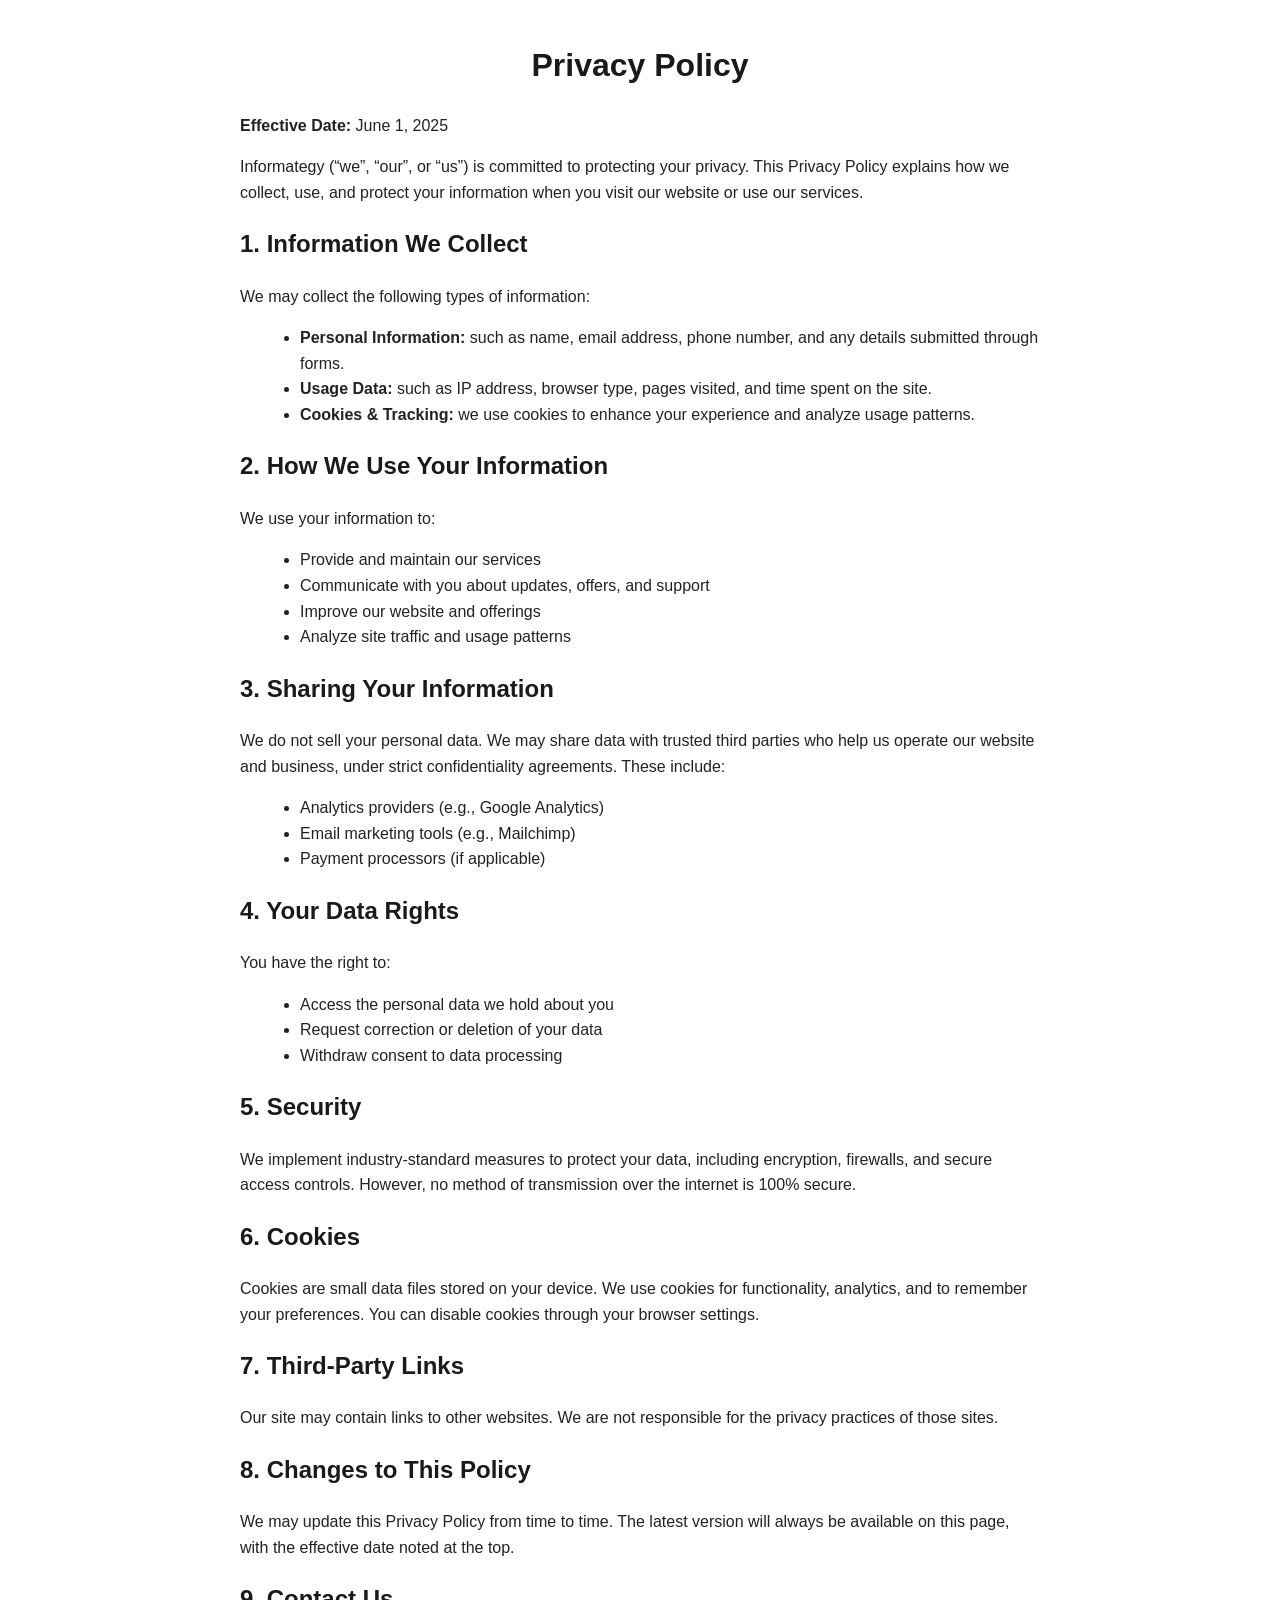
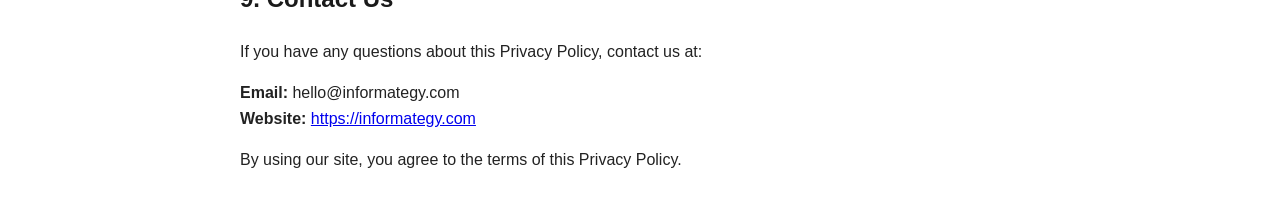
<file: privacy-policy.html>
<!DOCTYPE html>
<html lang="en">
<head>
    <meta charset="UTF-8">
    <meta name="viewport" content="width=device-width, initial-scale=1.0">
    <title>Privacy Policy | Informategy</title>
    <style>
        body {
            font-family: Arial, sans-serif;
            margin: 40px auto;
            max-width: 800px;
            line-height: 1.6;
            color: #222;
        }
        h1, h2 {
            color: #1a1a1a;
        }
        h1 {
            text-align: center;
        }
        ul {
            margin-left: 20px;
        }
    </style>
</head>
<body>
    <h1>Privacy Policy</h1>
    <p><strong>Effective Date:</strong> June 1, 2025</p>

    <p>Informategy (“we”, “our”, or “us”) is committed to protecting your privacy. This Privacy Policy explains how we collect, use, and protect your information when you visit our website or use our services.</p>

    <h2>1. Information We Collect</h2>
    <p>We may collect the following types of information:</p>
    <ul>
        <li><strong>Personal Information:</strong> such as name, email address, phone number, and any details submitted through forms.</li>
        <li><strong>Usage Data:</strong> such as IP address, browser type, pages visited, and time spent on the site.</li>
        <li><strong>Cookies & Tracking:</strong> we use cookies to enhance your experience and analyze usage patterns.</li>
    </ul>

    <h2>2. How We Use Your Information</h2>
    <p>We use your information to:</p>
    <ul>
        <li>Provide and maintain our services</li>
        <li>Communicate with you about updates, offers, and support</li>
        <li>Improve our website and offerings</li>
        <li>Analyze site traffic and usage patterns</li>
    </ul>

    <h2>3. Sharing Your Information</h2>
    <p>We do not sell your personal data. We may share data with trusted third parties who help us operate our website and business, under strict confidentiality agreements. These include:</p>
    <ul>
        <li>Analytics providers (e.g., Google Analytics)</li>
        <li>Email marketing tools (e.g., Mailchimp)</li>
        <li>Payment processors (if applicable)</li>
    </ul>

    <h2>4. Your Data Rights</h2>
    <p>You have the right to:</p>
    <ul>
        <li>Access the personal data we hold about you</li>
        <li>Request correction or deletion of your data</li>
        <li>Withdraw consent to data processing</li>
    </ul>

    <h2>5. Security</h2>
    <p>We implement industry-standard measures to protect your data, including encryption, firewalls, and secure access controls. However, no method of transmission over the internet is 100% secure.</p>

    <h2>6. Cookies</h2>
    <p>Cookies are small data files stored on your device. We use cookies for functionality, analytics, and to remember your preferences. You can disable cookies through your browser settings.</p>

    <h2>7. Third-Party Links</h2>
    <p>Our site may contain links to other websites. We are not responsible for the privacy practices of those sites.</p>

    <h2>8. Changes to This Policy</h2>
    <p>We may update this Privacy Policy from time to time. The latest version will always be available on this page, with the effective date noted at the top.</p>

    <h2>9. Contact Us</h2>
    <p>If you have any questions about this Privacy Policy, contact us at:</p>
    <p><strong>Email:</strong> hello@informategy.com<br>
       <strong>Website:</strong> <a href="https://informategy.com" target="_blank">https://informategy.com</a></p>

    <p>By using our site, you agree to the terms of this Privacy Policy.</p>
</body>
</html>
</file>
<file: css/style.css>
/********** Black & White Responsive Theme CSS **********/
:root {
    --primary: #6056ff;
    --secondary: #444444;
    --light: #FFFFFF;
    --dark: #000000;
}

/*** Base Styles ***/
body {
    font-family: Inter, sans-serif;
    background-color: #f9f9f9;
    color: #868197;
    line-height: 1.6;
    margin: 0;
    padding: 0;
}


.text-black{
    color: black;
}


.video-zoom {
  transform: scale(1.2); /* adjust 1.05 - 1.20 depending look */
  transform-origin: center bottom; /* keeps it balanced */
  filter: brightness(1.05); /* optional: enhances visual pop */
}



.text-justify{
    text-align: justify;
}

a {
    color: #000000;
    text-decoration: none;
}

a:hover {
    color: #444444;
    text-decoration: underline;
}

/*** Spinner ***/
.spinner {
    width: 40px;
    height: 40px;
    background: var(--primary);
    margin: 100px auto;
    animation: sk-rotateplane 1.2s infinite ease-in-out;
}

@keyframes sk-rotateplane {
    0% {
        transform: perspective(120px) rotateX(0deg) rotateY(0deg);
    }
    50% {
        transform: perspective(120px) rotateX(-180.1deg) rotateY(0deg);
    }
    100% {
        transform: perspective(120px) rotateX(-180deg) rotateY(-179.9deg);
    }
}

#spinner {
    opacity: 0;
    visibility: hidden;
    transition: opacity .5s ease-out, visibility 0s linear .5s;
    z-index: 99999;
}

#spinner.show {
    transition: opacity .5s ease-out, visibility 0s linear 0s;
    visibility: visible;
    opacity: 1;
}

/*** Buttons ***/
.btn {
    
    transition: .5s;
    border-radius: 3px;
    padding: 12px 30px;
}

.btn-primary,
.btn-secondary {
    color: #FFFFFF;
    background-color: var(--primary);
    border: 1px solid var(--primary);
}

.btn-primary:hover,
.btn-secondary:hover {
    background-color: white;
    color: var(--primary);
}

.btn-square,
.btn-sm-square,
.btn-lg-square {
    text-align: center;
    padding: 0;
}

.btn-square { width: 36px; height: 36px; }
.btn-sm-square { width: 30px; height: 30px; }
.btn-lg-square { width: 48px; height: 48px; }

/*** Navbar ***/
.navbar-dark .navbar-nav .nav-link {
    color: #000000;
    font-size: 18px;
    font-weight: 600;
    transition: .5s;
    margin-left: 25px;
    
}

.navbar-dark .navbar-nav .nav-link:hover,
.navbar-dark .navbar-nav .nav-link.active {
    color: var(--secondary);
}

.navbar-dark .navbar-toggler {
    color: var(--primary) !important;
    border-color: var(--primary) !important;
}

@media (max-width: 991.98px) {
    .sticky-top.navbar-dark {
        background: #000000;
    }

    .navbar-dark .navbar-nav .nav-link {
        color: var(--dark);
        padding: 10px 0;
        background-color: white;
    }

    .navbar-dark .navbar-brand h1 {
        color: var(--primary);
    }
    .navbar-dark{
        border-radius: 16px;
        max-height: 80svh;
        position: relative;
        overflow-y: scroll;
    }
}

@media (min-width: 992px) {
    .navbar-dark {
       position: absolute;
        width: 98%;
        top: 0;
        z-index: 999;
        margin: 10px;
        grid-column-gap: 1rem;
        grid-row-gap: 1rem;
        background-color: var(--white);
        border: 0 solid #0000;
        border-radius: 24px;
        grid-template-rows: auto;
        grid-template-columns: auto 1fr auto;
        grid-auto-columns: 1fr;
        justify-content: space-between;
        align-items: center;
        
        height: auto;
        min-height: 4.5rem;
        display: flex;
        box-shadow: 0 0 1px #16134a80, 0 -2px #16134a14, 0 2px 2px #16134a14, 0 9px 13px #0d162f1a;
    }

    h1{
    letter-spacing: -2px;
}

    .sticky-top.navbar-dark {
        background: #000000;
        
    }

    .navbar-dark .navbar-nav .nav-link::before {
        content: "";
        width: 0;
        height: 2px;
        bottom: -1px;
        left: 50%;
        background: var(--primary);
        transition: .5s;
        position: absolute;
    }

    .navbar-dark .navbar-nav .nav-link:hover::before,
    .navbar-dark .navbar-nav .nav-link.active::before {
        width: 100%;
        left: 0;
    }
}

/*** Carousel ***/
.carousel-caption {
    top: 0;
    left: 0;
    right: 0;
    bottom: 0;
    background: rgba(0, 0, 0, 0);
    z-index: 1;
}

.carousel-control-prev,
.carousel-control-next {
    width: 10%;
}

.carousel-control-prev-icon,
.carousel-control-next-icon {
    width: 3rem;
    height: 3rem;
}

/*** Section Title ***/
.section-title::before {
    content: "";
    width: 150px;
    height: 5px;
    background: var(--primary);
    display: block;
    margin: auto;
}



/*** Service ***/
.service-item {
    padding: 30px;
    background: #FFFFFF;
    border: 1px solid #CCCCCC;
    transition: .5s;
}

.service-item .service-icon {
    background: var(--primary);
    width: 60px;
    height: 60px;
    display: flex;
    align-items: center;
    justify-content: center;
    margin-bottom: 20px;
    border-radius: 5px;
}

/*** Testimonials ***/
.testimonial-carousel .owl-dot {
    background: #CCCCCC;
    width: 15px;
    height: 15px;
    border-radius: 2px;
    margin: 0 5px;
}

.testimonial-carousel .owl-dot.active {
    background: var(--primary);
    width: 30px;
}

.testimonial-carousel .owl-item.center .testimonial-item {
    background: #FFFFFF !important;
    box-shadow: 0 0 30px #CCCCCC;
}

/*** Team ***/
.team-item:hover {
    box-shadow: 0 0 30px #CCCCCC;
}

.team-item:hover .team-social {
    background: rgba(0, 0, 0, 0.7);
}

/*** Footer and Misc ***/
.bg-header , .bg-primary {
    background: #000000 !important;
}




.back-to-top {
    background: var(--primary);
    color: #FFFFFF;
}

/*** Responsive Enhancements ***/
@media (max-width: 768px) {
    .carousel-caption h1 {
        font-size: 28px;
    }

    .carousel-caption p {
        font-size: 16px;
    }

    .navbar-dark .navbar-nav .nav-link {
        font-size: 16px;
        margin-left: 10px;
    }

    .btn {
        font-size: 14px;
        padding: 10px 20px;
    }

    .service-item {
        padding: 15px;
        height: auto;
    }

    .section-title::before {
        width: 100px;
    }

    .section-title::after {
        width: 4px;
    }

    .team-item,
    .testimonial-item {
        text-align: center;
    }
}


.animated-statement-section {
  background-color: #000;
  padding: 100px 20px;
  text-align: center;
}

.animated-statement {
  font-size: 2rem;
  font-weight: 600;
  line-height: 1.6;
  max-width: 900px;
  margin: 0 auto;
  color: #555;
}

.animated-statement span {
  color: #555;
  transition: color 0.4s ease, font-weight 0.4s ease;
}
.animated-statement span.highlighted {
  color: #fff;
  font-weight: 700;
}


.ai-services-section {
  padding: 100px 20px;
  background-color: #fff;
  color: #000;
}

.section-label {
  font-family: 'Bebas Neue', sans-serif;
  font-size: 72px;
  line-height: 1;
  letter-spacing: -1px;
  text-transform: uppercase;
}

.service-list {
  list-style: none;
  padding: 0;
  margin: 0;
}

.service-list li {
  border-bottom: 1px solid #eee;
}

.service-list a {
  display: flex;
  justify-content: space-between;
  align-items: center;
  font-size: 20px;
  padding: 20px 0;
  text-decoration: none;
  color: #000;
  font-weight: 500;
  transition: all 0.3s ease;
}

.service-list a:hover {
  color: #007bff;
  padding-left: 10px;
}

.service-list span {
  font-size: 24px;
  transition: transform 0.2s ease;
}

.service-list a:hover span {
  transform: translateX(5px);
}


.section-label {
  font-size: 72px;
  line-height: 1;
  text-transform: uppercase;
}

.accordion-button {
  background: none;
  border: none;
  color:black;
  font-weight: 600;
  padding-left: 0;
}

.accordion-body {
  padding-left: 0;
  color: #555;
  font-size: 1rem;
}

.accordion-button:not(.collapsed) {
  background-color: transparent;
  color:black;
  box-shadow: none;
}


.accordion-button:focus {
    border-color: transparent;
}

.text-white-50{
    color: black !important;
}

.contact-section form input,
.contact-section form textarea {
  border: 1px solid #ddd;
}

.contact-section form input:focus,
.contact-section form textarea:focus {
  border-color: #007bff;
  box-shadow: none;
}

.testimonial-card {
  border: 1px solid #222;
  border-radius: 8px;
  transition: transform 0.3s ease, box-shadow 0.3s ease;
}

.testimonial-card:hover {
  transform: translateY(-5px);
  box-shadow: 0 10px 25px rgba(255, 255, 255, 0.08);
}

.bg-black {
  background-color: #000;
}

.text-primary {
  color: #06A3DA !important;
}


/* Wrapper */
#avatar-widget {
    position: fixed;
    bottom: 19px;
    right: 6px;
    z-index: 9999;
    width: 12%;
    display: flex;
    flex-direction: column;
    align-items: flex-end;
}

/* Chat Icon */
#avatar-toggle {
  width: 60px;
  height: 60px;
  background: white;
  border-radius: 50%;
  box-shadow: 0 0 15px rgba(0,0,0,0.3);
  cursor: pointer;
  display: flex;
  align-items: center;
  justify-content: center;
}

#avatar-toggle img {
  width: 36px;
  height: 36px;
}

/* Video Container */
#avatar-container {
    display: none;
    width: 100%;
    max-width: 87vw;
    border-radius: 12px;
    overflow: hidden;
    position: relative;
    box-shadow: 0 8px 24px rgba(0,0,0,0.4);
}

/* Close Button */
#avatar-close {
  position: absolute;
  top: 4px;
  right: 4px;
  z-index: 2;
  background: #000;
  color: #fff;
  border: none;
  border-radius: 50%;
  font-size: 18px;
  width: 26px;
  height: 26px;
  line-height: 26px;
  cursor: pointer;
}

/* Video Styles */
#avatar-video {
  width: 100%;
  height: auto;
  border-radius: 12px;
}

/* Mobile */
@media (max-width: 576px) {
  #avatar-widget {
    bottom: 10px;
    right: 10px;
  }

  #avatar-toggle {
    width: 52px;
    height: 52px;
  }

  #avatar-toggle img {
    width: 30px;
    height: 30px;
  }

  #avatar-container {
    width: 180px;
  }
}

.btn-white{
    background-color: white;
    color: black;
}

.fa{
    font-size: xx-large;
}

.navbar-nav .nav-link.active {
  border: none !important;
  box-shadow: none !important;
  text-decoration: none !important;
}



.navbar-nav .nav-link.active::before {
  content: none !important;
}


#medium-posts {
  display: flex;
  flex-wrap: wrap;
  gap: 20px;
  justify-content: center;
  margin-top: 20px;
}

#medium-posts .col-lg-4 {
  flex: 1 1 calc(33.333% - 20px);
  max-width: calc(33.333% - 20px);
  box-sizing: border-box;
  transition: transform 0.3s ease;
}

#medium-posts .col-lg-4:hover {
  transform: translateY(-10px);
}

.blog-item {
  background: #f8f9fa;
  border-radius: 10px;
  overflow: hidden;
  box-shadow: 0 4px 8px rgb(0 0 0 / 0.1);
  display: flex;
  flex-direction: column;
  height: 100%;
}

.blog-img img {
  width: 100%;
  height: 180px;
  object-fit: cover;
  transition: transform 0.3s ease;
}

.blog-img:hover img {
  transform: scale(1.05);
}

.blog-img a {
  text-decoration: none;
  font-weight: bold;
  font-size: 0.85rem;
  padding: 6px 12px;
}

.p-4 {
  padding: 16px;
  
  display: flex;
  flex-direction: column;
  justify-content: center;
}

.blog-item .d-flex {
  font-size: 0.8rem;
  color: #6c757d;
  margin-bottom: 12px;
}

.blog-item h4 {
  margin-bottom: 12px;
  font-size: 1.1rem;
  color: #333;
}

.blog-item p {
  flex-grow: 1;
  font-size: 0.9rem;
  color: #555;
}

.blog-item a.text-uppercase {
  margin-top: 12px;
  font-size: 0.85rem;
  font-weight: 600;
  color: #007bff;
  text-decoration: none;
  align-self: flex-start;
}

.blog-item a.text-uppercase:hover {
  text-decoration: underline;
}

/* Responsive adjustments */
@media(max-width: 992px) {
  #medium-posts .col-lg-4 {
    flex: 1 1 calc(50% - 20px);
    max-width: calc(50% - 20px);
  }
}

@media(max-width: 576px) {
  #medium-posts .col-lg-4 {
    flex: 1 1 100%;
    max-width: 100%;
  }
}

/* Mobile-specific styles for videos and navigation */
@media (max-width: 767.98px) {
  /* Navbar adjustments */
  .navbar-dark .navbar-nav {
    background-color: white;
    padding: 10px 15px;
    border-radius: 12px;
  }


  .navbar-dark{
    background-color: white;
    z-index: 999;
        
        grid-column-gap: 1rem;
        grid-row-gap: 1rem;
        
        border: 0 solid #0000;
        border-radius: 24px;
        grid-template-rows: auto;
        grid-template-columns: auto 1fr auto;
        grid-auto-columns: 1fr;
        justify-content: space-between;
        align-items: center;
        
        height: auto;
        min-height: 4.5rem;
        display: flex;
        box-shadow: 0 0 1px #16134a80, 0 -2px #16134a14, 0 2px 2px #16134a14, 0 9px 13px #0d162f1a;
  }

  .navbar-dark a{
    width: 50%;
  }

  .navbar-dark .navbar-nav .nav-link {
    color: var(--dark);
    font-size: 16px;
    margin-left: 0;
    padding: 10px 8px;
    border-bottom: 1px solid #ddd;
  }

  .navbar-dark .navbar-nav .nav-link:last-child {
    border-bottom: none;
  }

  /* Carousel full height is costly on small devices, reduce height */
  #header-carousel .carousel-item {
    height: auto !important;
    min-height: 300px;
    position: relative;
  }

  /* Video responsiveness: make videos smaller and side-by-side stacking */
  #header-carousel video.position-absolute {
    position: relative !important;
    width: 100% !important;
    max-width: 100% !important;
    height: auto !important;
    margin-left: 0 !important;
    z-index: 1 !important;
  }

  /* Adjust the carousel caption */
  .carousel-caption {
    width: 100% !important;
    margin-left: 0 !important;
    padding: 15px !important;
    height: auto !important;
    bottom: auto !important;
    top: 10% !important;
    text-align: center !important;
    background: rgba(255,255,255,0.9);
    color: #111;
    border-radius: 10px;
  }

  .carousel-caption h1 {
    font-size: 1.5rem !important;
  }

  .carousel-caption h2.lead {
    font-size: 1rem !important;
  }

  /* Button inside caption */
  .carousel-caption a.btn {
    max-width: 100% !important;
    margin-left: 0 !important;
    padding: 10px 15px !important;
    font-size: 1rem !important;
  }
}


@media (max-width: 767.98px) {
  /* Make the carousel item position relative (not fullscreen) */
  #header-carousel .carousel-item {
    height: auto !important;
    min-height: 300px;
    padding: 10px 15px;
  }

  /* Container for videos to align vertically */
  #header-carousel .carousel-item {
    display: flex;
    flex-direction: column;
    align-items: center;
    justify-content: center;
  }

  /* Style for videos inside the carousel */
  #header-carousel video.position-absolute {
    position: relative !important;
    width: 90% !important;
    max-width: 400px;
    height: auto !important;
    margin: 10px 0 !important;
    box-shadow: 0 4px 15px rgba(0,0,0,0.2);
    border-radius: 12px;
    z-index: 1 !important;
  }

  /* Optional: Hide the right side video to reduce clutter */
  #header-carousel video.position-absolute:nth-of-type(2) {
    display: none;
  }

  /* Carousel caption tweaks */
  .carousel-caption {
    width: 100% !important;
    margin-left: 0 !important;
    padding: 15px;
    background: rgba(255,255,255,0.95);
    color: #111;
    border-radius: 12px;
    position: relative !important;
    bottom: auto !important;
    top: 10% !important;
    text-align: center;
    z-index: 2 !important;
  }

  .carousel-caption h1 {
    font-size: 1.6rem !important;
  }

  .carousel-caption h2.lead {
    font-size: 1rem !important;
  }

  .carousel-caption a.btn {
    max-width: 100% !important;
    margin-left: 0 !important;
    padding: 12px 20px !important;
    font-size: 1rem !important;
  }

  .navbar-dark img{
    width: 100% !important;
  }
}




/* =========================
   WHO we WORK WITH  UIVERSE CARD
   ========================= */
/* =====================================
   BRAND CARD – FINAL FIX (ALL DEVICES)
   ===================================== */

.brand-card {
  position: relative;
  height: 340px;
  border-radius: 18px;
  background: linear-gradient(135deg, #6056ff, #4a42d4);
  color: #ffffff;
  overflow: hidden;
  cursor: pointer;
  box-shadow: 0 12px 30px rgba(0,0,0,0.15);
  transition: transform 0.3s ease, box-shadow 0.3s ease;
}

/* Desktop hover lift */
@media (hover: hover) {
  .brand-card:hover {
    transform: translateY(-8px);
    box-shadow: 0 30px 60px rgba(0,0,0,0.25);
  }
}

/* -------------------------------------
   CORNER EXPANSION
   ------------------------------------- */

.brand-card::before,
.brand-card::after {
  content: "";
  position: absolute;
  width: 25%;
  height: 25%;
  background: rgba(255,255,255,0.15);
  transition: all 0.5s ease;
  z-index: 1;
}

.brand-card::before {
  top: 0;
  right: 0;
  border-radius: 0 18px 0 100%;
}

.brand-card::after {
  bottom: 0;
  left: 0;
  border-radius: 0 100% 0 18px;
}

/* expand corners only on hover devices */
@media (hover: hover) {
  .brand-card:hover::before,
  .brand-card:hover::after {
    width: 100%;
    height: 100%;
    border-radius: 18px;
  }
}

/* -------------------------------------
   CONTENT WRAPPER
   ------------------------------------- */

.card-content {
  position: relative;
  z-index: 2;
  height: 100%;
  padding: 28px;

  display: flex;
  flex-direction: column;
  align-items: center;
  justify-content: center;
  text-align: center;
}

/* -------------------------------------
   FRONT (DEFAULT STATE)
   ------------------------------------- */

.card-front {
  transition: opacity 0.3s ease, transform 0.3s ease;
}

.card-icon {
  font-size: 36px;
  margin-bottom: 14px;
}

.card-front h4 {
  font-weight: 700;
  margin-bottom: 8px;
}

.front-subtext {
  font-weight: 600;
  margin-bottom: 6px;
}

.front-desc {
  font-size: 0.9rem;
  opacity: 0.9;
}

/* -------------------------------------
   HOVER / EXPANDED CONTENT
   ------------------------------------- */

.card-hover {
  position: absolute;
  inset: 0;
  padding: 32px;

  opacity: 0;
  pointer-events: none;

  transition: opacity 0.3s ease, transform 0.3s ease;

  display: flex;
  flex-direction: column;
  justify-content: center;
  text-align: left;
}

/* Desktop hover switch */
@media (hover: hover) {
  .brand-card:hover .card-front {
    opacity: 0;
    transform: translateY(-10px);
  }

  .brand-card:hover .card-hover {
    opacity: 1;
    pointer-events: auto;
  }
}

/* -------------------------------------
   MOBILE / TABLET – NO AUTO FLIP
   ------------------------------------- */

@media (hover: none), (max-width: 991px) {

  .brand-card {
    height: auto;
  }

  /* background fully expanded (static) */
  .brand-card::before,
  .brand-card::after {
    width: 100%;
    height: 100%;
    border-radius: 18px;
  }

  /* natural reading flow */
  .card-content {
    align-items: flex-start;
    justify-content: flex-start;
    text-align: left;
    padding: 24px;
  }

  /* FRONT IS VISIBLE */
  .card-front {
    opacity: 1;
    transform: none;
  }

  /* HOVER CONTENT IS HIDDEN */
  .card-hover {
    position: relative;
    inset: unset;
    padding: 0;
    margin-top: 16px;

    opacity: 0;
    max-height: 0;
    overflow: hidden;
    pointer-events: none;

    transform: translateY(-6px);
  }

  /* EXPANDED STATE (tap-to-open) */
  .brand-card.is-open .card-hover {
    opacity: 1;
    max-height: 500px;
    pointer-events: auto;
    transform: translateY(0);
  }

  .brand-card.is-open .card-front {
    opacity: 0.15;
  }
}




/* ===============================
   HOW YOU WORK WITH US – WHITE BG
   =============================== */

/* Section stays white */
.work-section {
  background-color: #ffffff;
}

/* Card base */
.engagement-card {
  background:
    radial-gradient(
      circle at top left,
      rgba(96, 86, 255, 0.22),
      transparent 55%
    ),
    radial-gradient(
      circle at bottom right,
      rgba(96, 86, 255, 0.15),
      transparent 60%
    ),
    #12121a;

  border-radius: 18px;
  padding: 28px;
  height: 100%;

  color: #ffffff;

  /* Separation from white background */
  box-shadow:
    0 20px 45px rgba(0, 0, 0, 0.25),
    inset 0 0 0 1px rgba(96, 86, 255, 0.25);

  display: flex;
  flex-direction: column;

  transition: transform 0.25s ease, box-shadow 0.25s ease;
}

.engagement-card:hover {
  transform: translateY(-6px);
  box-shadow:
    0 30px 65px rgba(0, 0, 0, 0.35),
    inset 0 0 0 1px rgba(96, 86, 255, 0.35);
}

/* Title */
.engagement-card .card-title {
  font-size: 1.25rem;
  font-weight: 700;
  color: #ffffff;
  display: flex;
  align-items: center;
  gap: 10px;
}

/* Subtitle */
.engagement-card .card-subtitle {
  margin-top: 6px;
  font-size: 0.95rem;
  color: #d7d7ee;
}

/* Divider */
.engagement-card .card-divider {
  border: none;
  height: 1px;
  margin: 18px 0;
  background: linear-gradient(
    to right,
    rgba(255,255,255,0),
    rgba(255,255,255,0.22),
    rgba(255,255,255,0)
  );
}

/* List */
.engagement-card .card-list {
  list-style: none;
  padding: 0;
  margin: 0;
  flex-grow: 1;
}

.engagement-card .card-list li {
  display: flex;
  align-items: center;
  gap: 10px;

  font-size: 0.95rem;
  color: #ffffff;

  margin-bottom: 12px;
}

/* Check icon */
.engagement-card .card-list i {
  color: #6056ff;
  font-size: 0.7rem;
  flex-shrink: 0;
}

/* CTA button */
.engagement-card .card-btn {
  margin-top: 22px;

  width: 100%;
  padding: 12px 0;

  border: none;
  border-radius: 999px;

  background: linear-gradient(
    180deg,
    #6056ff,
    #4a42d4
  );

  color: #ffffff;
  font-size: 0.9rem;
  font-weight: 600;

  cursor: pointer;

  box-shadow:
    inset 0 -3px 10px rgba(0,0,0,0.35),
    0 10px 24px rgba(96,86,255,0.4);

  transition: transform 0.2s ease, box-shadow 0.2s ease;
}

.engagement-card .card-btn:hover {
  transform: translateY(-1px);
  box-shadow:
    inset 0 -3px 10px rgba(0,0,0,0.35),
    0 14px 32px rgba(96,86,255,0.5);
}

/* Mobile tuning */
@media (max-width: 768px) {
  .engagement-card {
    padding: 22px;
  }

  .engagement-card .card-title {
    font-size: 1.15rem;
  }

  .engagement-card .card-subtitle,
  .engagement-card .card-list li {
    font-size: 0.9rem;
  }
}


/* ===============================
   METRICS – INFORMATEGY VERSION
   =============================== */

.metric-outer {
  width: 100%;
  height: 220px;
  border-radius: 14px;
  padding: 1px;
  background: radial-gradient(
    circle 220px at 0% 0%,
    #ffffff,
    #eaeaf5
  );
  position: relative;
}

/* Moving dot */
.metric-dot {
  width: 6px;
  aspect-ratio: 1;
  position: absolute;
  background-color: #6056ff;
  box-shadow: 0 0 8px rgba(96,86,255,0.6);
  border-radius: 50%;
  z-index: 2;
  right: 12%;
  top: 12%;
  animation: moveMetricDot 6s linear infinite;
}

@keyframes moveMetricDot {
  0%, 100% {
    top: 12%;
    right: 12%;
  }
  25% {
    top: 12%;
    right: calc(100% - 32px);
  }
  50% {
    top: calc(100% - 28px);
    right: calc(100% - 32px);
  }
  75% {
    top: calc(100% - 28px);
    right: 12%;
  }
}

/* Card body */
.metric-card {
  width: 100%;
  height: 100%;
  border-radius: 13px;
  background: linear-gradient(
    180deg,
    #1a1a24,
    #14141d
  );
  border: 1px solid #2a2a3a;

  display: flex;
  align-items: center;
  justify-content: center;
  flex-direction: column;

  color: #ffffff;
  position: relative;
  overflow: hidden;

  box-shadow:
    0 16px 36px rgba(0,0,0,0.25);
}

/* Light ray */
.metric-ray {
  width: 200px;
  height: 40px;
  border-radius: 100px;
  position: absolute;
  background-color: rgba(96,86,255,0.6);
  opacity: 0.35;
  filter: blur(14px);
  top: -10%;
  left: -20%;
  transform: rotate(35deg);
}

/* Value */
.metric-value {
  font-weight: 800;
  font-size: 3rem;
  line-height: 1;
  background: linear-gradient(
    45deg,
    #ffffff,
    #bdbaff
  );
  -webkit-background-clip: text;
  background-clip: text;
  color: transparent;
}

/* Label */
.metric-label {
  margin-top: 10px;
  font-size: 0.95rem;
  color: #d6d6f0;
  text-align: center;
}

/* Responsive tuning */
@media (max-width: 768px) {
  .metric-outer {
    height: 200px;
  }

  .metric-value {
    font-size: 2.4rem;
  }

  .metric-label {
    font-size: 0.9rem;
  }
}





/* ======================================================
   CASE STUDIES – FINAL CARD SYSTEM (ALL DEVICES)
   ====================================================== */

/* -----------------------------
   GRID (DESKTOP DEFAULT)
   ----------------------------- */

.case-grid {
  display: grid;
  grid-template-columns: 2fr 1fr 1fr;
  grid-template-rows: 260px 180px 220px;
  gap: 12px;
}

/* Grid spans */
.case-card.featured {
  grid-column: 1 / 2;
  grid-row: 1 / 3;
}

.case-card.tall {
  grid-column: 2 / 4;
  grid-row: 1 / 2;
}

.case-card.small {
  grid-column: 2 / 4;
  grid-row: 2 / 3;
}

.case-card.wide-left {
  grid-column: 1 / 2;
  grid-row: 3 / 4;
}

.case-card.wide-right {
  grid-column: 2 / 4;
  grid-row: 3 / 4;
}

/* -----------------------------
   CARD BASE
   ----------------------------- */

.case-card {
  position: relative;
  overflow: hidden;
  border-radius: 14px;
  background-color: #0f0f15;

  /* crisp edge + depth */
  box-shadow:
    0 14px 34px rgba(0, 0, 0, 0.22),
    inset 0 0 0 1px rgba(255, 255, 255, 0.05);

  transition:
    transform 0.3s ease,
    box-shadow 0.3s ease;
}

.case-card:hover {
  transform: translateY(-4px);
  box-shadow:
    0 26px 56px rgba(0, 0, 0, 0.32),
    inset 0 0 0 1px rgba(255, 255, 255, 0.06);
}

/* -----------------------------
   IMAGE
   ----------------------------- */

.case-card img {
  width: 100%;
  height: 100%;
  object-fit: cover;

  transform: scale(1);
  transition: transform 0.5s ease;
}

.case-card:hover img {
  transform: scale(1.06);
}

/* -----------------------------
   OVERLAY
   ----------------------------- */

.case-card .overlay {
  position: absolute;
  inset: 0;
  padding: 20px;

  display: flex;
  flex-direction: column;
  justify-content: flex-end;

  background: linear-gradient(
    180deg,
    rgba(0, 0, 0, 0.12) 0%,
    rgba(0, 0, 0, 0.55) 55%,
    rgba(0, 0, 0, 0.88) 100%
  );
}

/* -----------------------------
   TEXT STYLES
   ----------------------------- */

.case-card .tag {
  font-size: 0.7rem;
  font-weight: 600;
  letter-spacing: 0.06em;
  text-transform: uppercase;
  color: #6056ff;
}

.case-card h3,
.case-card h4 {
  margin: 6px 0 6px;
  font-weight: 700;
  color: #ffffff;
}

.case-card p {
  font-size: 0.85rem;
  line-height: 1.45;
  color: #d6d6f0;
}

/* CTA */
.case-card a {
  margin-top: 10px;
  font-size: 0.8rem;
  font-weight: 600;
  color: #6056ff;
  text-decoration: none;
}

.case-card a:hover {
  text-decoration: underline;
}

/* -----------------------------
   TOUCH DEVICES (NO HOVER DEP)
   ----------------------------- */

@media (hover: none) {
  .case-card:hover {
    transform: none;
  }

  .case-card img {
    transform: none !important;
  }
}

/* -----------------------------
   TABLET (≤ 992px)
   ----------------------------- */

@media (max-width: 992px) {
  .case-grid {
    grid-template-columns: 1fr 1fr;
    grid-template-rows: auto;
  }

  .case-card {
    height: 220px;

    /* reset mosaic rules */
    grid-column: span 1 !important;
    grid-row: auto !important;
  }

  .case-card.featured {
    grid-column: span 2 !important;
    height: 260px;
  }
}

/* -----------------------------
   MOBILE (≤ 576px)
   STACKED CARDS – ONE BY ONE
   ----------------------------- */

@media (max-width: 576px) {
  .case-grid {
    display: flex;
    flex-direction: column;
    gap: 16px;
  }

  .case-card {
    width: 100%;
    height: auto;
    min-height: 240px;

    /* hard reset grid behavior */
    grid-column: unset !important;
    grid-row: unset !important;
  }

  .case-card img {
    min-height: 240px;
  }

  .case-card .overlay {
    padding: 18px;
  }

  .case-card h3,
  .case-card h4 {
    font-size: 1rem;
  }

  .case-card p {
    font-size: 0.85rem;
  }

  .case-card a {
    font-size: 0.85rem;
  }
}

/* ===============================
   CASE STUDY TAG (FIXED VISIBILITY)
   =============================== */

.case-card .tag {
  display: inline-block;
  align-self: flex-start;

  padding: 4px 10px;
  margin-bottom: 6px;

  font-size: 0.7rem;
  font-weight: 600;
  letter-spacing: 0.06em;
  text-transform: uppercase;

  color: #ffffff;

  background: rgba(0, 0, 0, 0.55);
  backdrop-filter: blur(4px);
  border-radius: 999px;
}

/* ===============================
   READ MORE LINK (FIXED VISIBILITY)
   =============================== */

.case-card a {
  display: inline-block;
  align-self: flex-start;

  margin-top: 10px;
  padding: 6px 12px;

  font-size: 0.8rem;
  font-weight: 600;

  color: #ffffff;
  text-decoration: none;

  background: rgba(0, 0, 0, 0.6);
  backdrop-filter: blur(4px);
  border-radius: 999px;

  transition: background 0.25s ease, transform 0.25s ease;
}

.case-card a:hover {
  background: rgba(0, 0, 0, 0.75);
  transform: translateY(-1px);
}


/* =====================================
   TESTIMONIAL CARD – INFORMATEGY BRAND
   ===================================== */

.testimonial-card {
  height: 100%;
  min-height: 260px;
  padding: 28px;
  border-radius: 22px;

  /* Brand-aligned soft gradient */
  background:
    radial-gradient(178.94% 106.41% at 26.42% 106.41%, #6056ff7a 0%, rgba(255, 255, 255, 0) 71.88%),#ffffff;

  box-shadow:
    0px 140px 60px rgba(0, 0, 0, 0.01),
    0px 80px 50px rgba(0, 0, 0, 0.05),
    0px 35px 35px rgba(0, 0, 0, 0.08),
    0px 10px 18px rgba(0, 0, 0, 0.1);

  display: flex;
  flex-direction: column;
  justify-content: space-between;

  transition: transform 0.8s cubic-bezier(0.15, 0.83, 0.66, 1),
              box-shadow 0.8s cubic-bezier(0.15, 0.83, 0.66, 1);
}

/* Hover (desktop only) */
@media (hover: hover) {
  .testimonial-card:hover {
    transform: scale(1.045);
    box-shadow:
      0px 180px 80px rgba(0, 0, 0, 0.06),
      0px 90px 60px rgba(0, 0, 0, 0.08),
      0px 40px 40px rgba(0, 0, 0, 0.12);
  }
}

/* Quote text */
.testimonial-quote {
  font-size: 1rem;
  line-height: 1.65;
  font-weight: 500;
  color: #1f1f1f;
}

/* Author block */
.testimonial-author {
  margin-top: 26px;
}

.testimonial-author strong {
  display: block;
  font-weight: 700;
  font-size: 0.95rem;
  color: #000000;
}

.testimonial-author span {
  display: block;
  margin-top: 4px;
  font-weight: 600;
  font-size: 0.85rem;
  color: #6056ff; /* brand highlight */
}

/* Mobile */
@media (max-width: 576px) {
  .testimonial-card {
    padding: 24px;
    min-height: auto;
  }

  .testimonial-quote {
    font-size: 0.95rem;
  }
}
</file>
